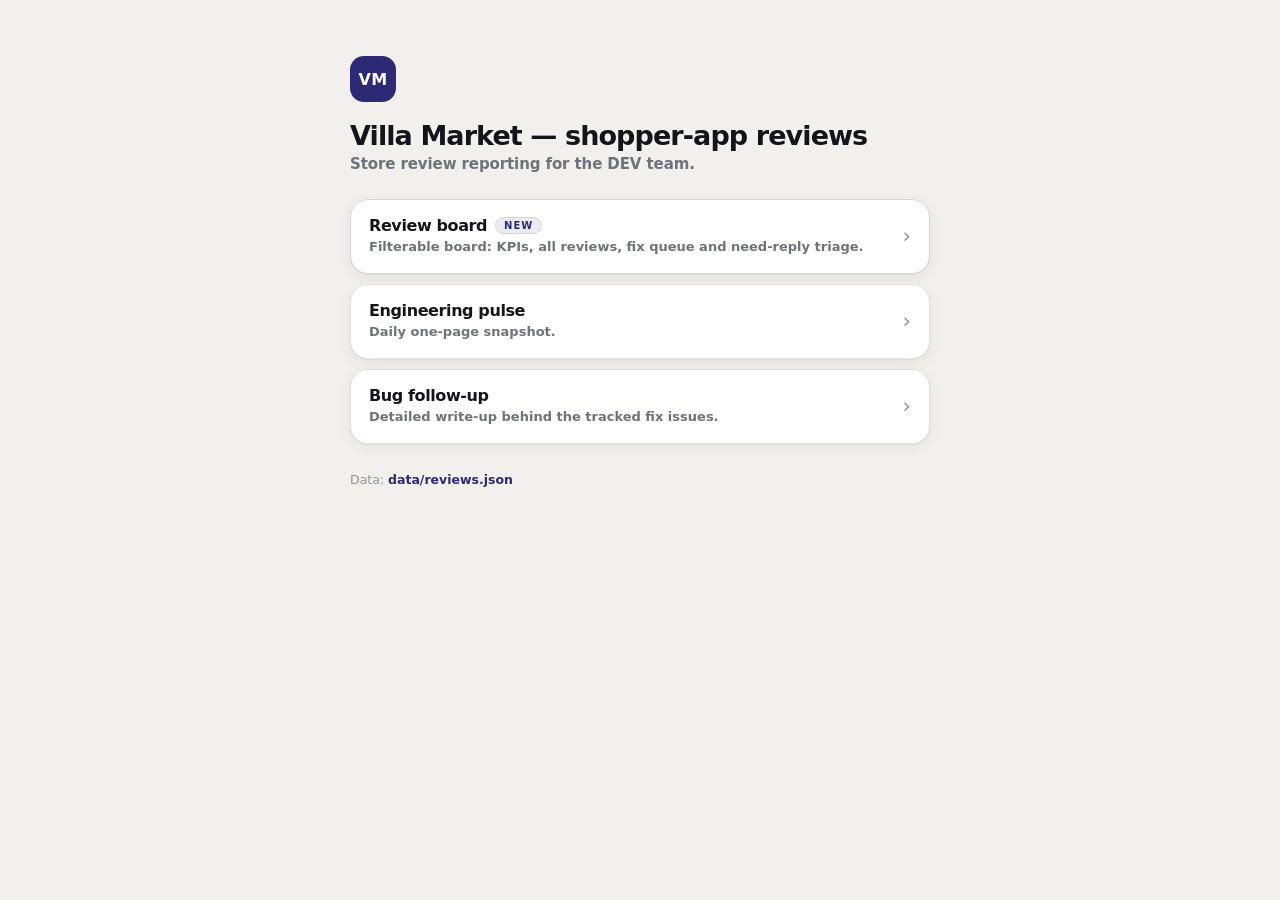
<file: index.html>
<!DOCTYPE html>
<html lang="en">
<head>
<meta charset="UTF-8">
<meta name="viewport" content="width=device-width, initial-scale=1">
<title>Villa Market — shopper-app reviews</title>
<link rel="canonical" href="board/">
<style>
  :root { --brand:#2c2a74; --ink:#14151a; --mute:#6f727a; --line:#e3e1dc; --paper:#fff; --canvas:#f1f0ec; }
  *{box-sizing:border-box} html,body{margin:0;padding:0}
  body{font-family:system-ui,-apple-system,"Segoe UI","Helvetica Neue",sans-serif;background:var(--canvas);color:var(--ink);-webkit-font-smoothing:antialiased}
  a{color:inherit;text-decoration:none}
  .wrap{max-width:620px;margin:0 auto;padding:56px 20px 64px}
  .mark{width:46px;height:46px;border-radius:14px;background:var(--brand);color:#fff;display:flex;align-items:center;justify-content:center;font-size:16px;font-weight:800;letter-spacing:.4px}
  h1{font-size:27px;font-weight:780;letter-spacing:-.9px;margin:18px 0 4px;line-height:1.15}
  p.sub{margin:0 0 26px;color:var(--mute);font-size:15px;font-weight:600;letter-spacing:-.1px}
  .card{display:flex;align-items:center;gap:14px;background:var(--paper);border:1px solid var(--line);border-radius:18px;padding:16px 18px;margin-bottom:10px;box-shadow:0 1px 1px rgba(20,21,26,.04),0 4px 14px rgba(20,21,26,.055)}
  .card:hover{border-color:#d5d3e6}
  .card .t{font-size:16px;font-weight:780;letter-spacing:-.4px}
  .card .d{font-size:13px;color:var(--mute);margin-top:3px;font-weight:600;line-height:1.45}
  .card .body{flex:1;min-width:0}
  .card .chev{color:#91949b;font-size:21px}
  .card.primary{border-color:#d5d3e6;background:#fff}
  .tagnew{display:inline-block;font-size:10px;font-weight:800;letter-spacing:1px;text-transform:uppercase;color:var(--brand);background:#ecebf4;border:1px solid #d5d3e6;border-radius:999px;padding:2px 8px;margin-left:8px;vertical-align:2px}
  .foot{margin-top:26px;font-size:12.5px;color:#91949b;line-height:1.6}
  .foot a{color:var(--brand);font-weight:700}
</style>
</head>
<body>
<div class="wrap">
  <div class="mark" aria-hidden="true">VM</div>
  <h1>Villa Market — shopper-app reviews</h1>
  <p class="sub">Store review reporting for the DEV team.</p>

  <a class="card primary" href="board/">
    <div class="body">
      <div class="t">Review board<span class="tagnew">New</span></div>
      <div class="d">Filterable board: KPIs, all reviews, fix queue and need-reply triage.</div>
    </div>
    <div class="chev" aria-hidden="true">›</div>
  </a>

  <a class="card" href="dashboard/">
    <div class="body">
      <div class="t">Engineering pulse</div>
      <div class="d">Daily one-page snapshot.</div>
    </div>
    <div class="chev" aria-hidden="true">›</div>
  </a>

  <a class="card" href="dashboard/bugs.html">
    <div class="body">
      <div class="t">Bug follow-up</div>
      <div class="d">Detailed write-up behind the tracked fix issues.</div>
    </div>
    <div class="chev" aria-hidden="true">›</div>
  </a>

  <p class="foot">Data: <a href="data/reviews.json">data/reviews.json</a></p>
</div>
</body>
</html>
</file>
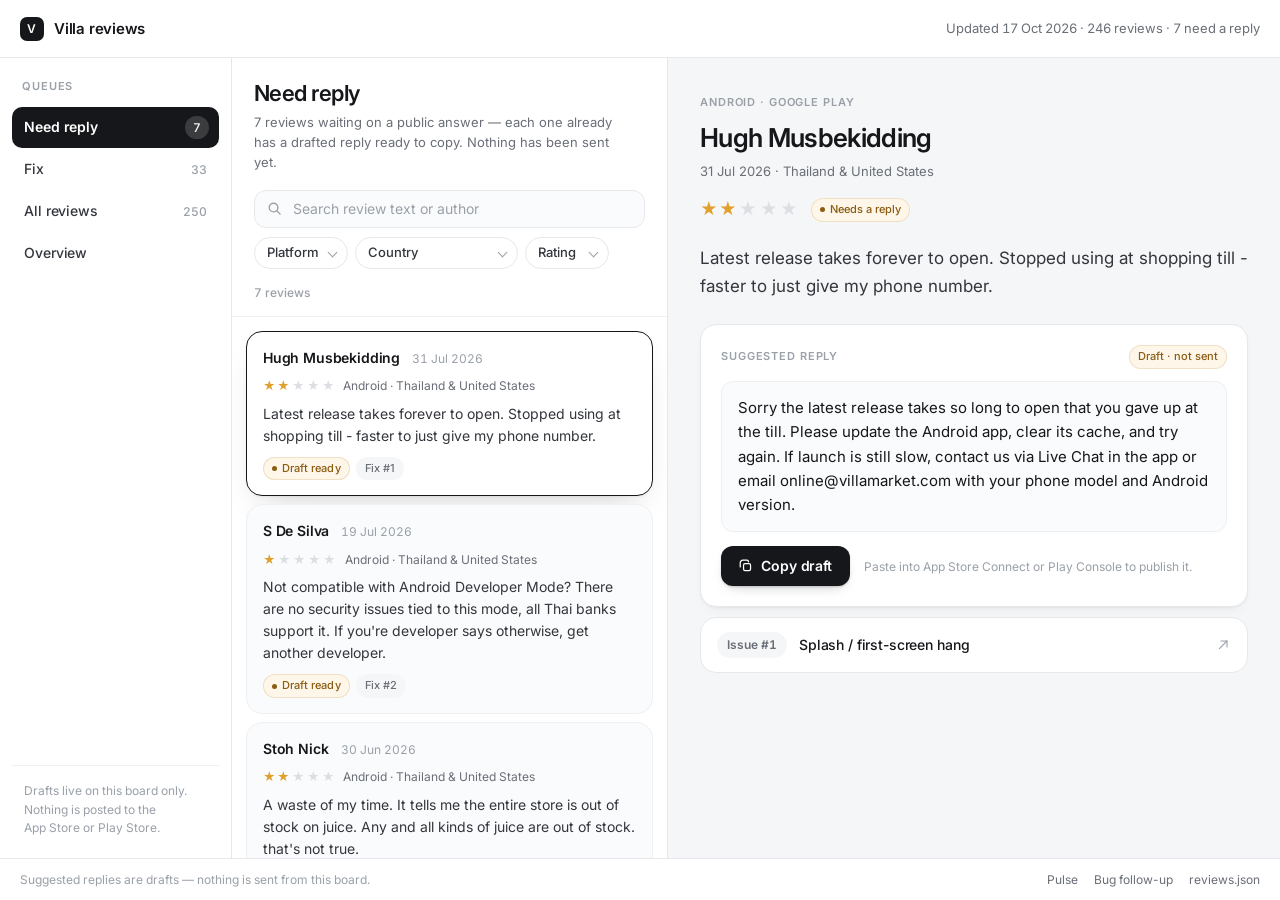
<file: board/index.html>
<!DOCTYPE html>
<html lang="en">
<head>
<meta charset="utf-8">
<meta name="viewport" content="width=device-width, initial-scale=1, viewport-fit=cover">
<title>Villa reviews — triage inbox</title>
<meta name="description" content="Villa Market shopper-app store reviews: reply queue, fix queue and the full review inbox.">
<meta name="color-scheme" content="light">
<link rel="preconnect" href="https://fonts.googleapis.com">
<link rel="preconnect" href="https://fonts.gstatic.com" crossorigin>
<link href="https://fonts.googleapis.com/css2?family=Inter:wght@400;500;600;700&display=swap" rel="stylesheet">
<link rel="stylesheet" href="board.css">
</head>
<body>
<a class="skip" href="#list">Skip to reviews</a>

<header class="hdr">
  <span class="mark" aria-hidden="true">V</span>
  <h1>Villa reviews</h1>
  <p class="hdr-meta" id="hdrMeta">Loading…</p>
</header>

<main class="app" id="app" data-queue="need-reply">

  <!-- LEFT: queues (horizontal segment scroller on mobile) -->
  <nav class="rail" id="rail" aria-label="Queues">
    <p class="rail-label">Queues</p>
    <button type="button" class="q" data-queue="need-reply" aria-current="page">
      <span>Need reply</span><span class="q-n" id="nNeed">–</span>
    </button>
    <button type="button" class="q" data-queue="fix">
      <span>Fix</span><span class="q-n" id="nFix">–</span>
    </button>
    <button type="button" class="q" data-queue="all">
      <span>All reviews</span><span class="q-n" id="nAll">–</span>
    </button>
    <button type="button" class="q" data-queue="overview">
      <span>Overview</span><span class="q-n q-n-none" aria-hidden="true"></span>
    </button>
    <p class="rail-foot">Drafts live on this board only. Nothing is posted to the App&nbsp;Store or Play&nbsp;Store.</p>
  </nav>

  <!-- CENTER: title + compact filters + full-text cards -->
  <section class="list-pane" aria-labelledby="listTitle">
    <div class="list-head">
      <h2 class="list-title" id="listTitle">Need reply</h2>
      <p class="list-sub" id="listSub">Loading reviews…</p>
      <div class="filters">
        <label class="search">
          <span class="sr">Search reviews</span>
          <svg viewBox="0 0 16 16" width="15" height="15" aria-hidden="true" focusable="false"><circle cx="7" cy="7" r="4.6" fill="none" stroke="currentColor" stroke-width="1.5"/><path d="M10.6 10.6 14 14" stroke="currentColor" stroke-width="1.5" stroke-linecap="round"/></svg>
          <input type="search" id="fSearch" placeholder="Search review text or author" autocomplete="off" spellcheck="false">
        </label>
        <div class="selects">
          <span class="sel"><label class="sr" for="fPlatform">Platform</label>
            <select id="fPlatform">
              <option value="all">Platform</option>
              <option value="ios">iOS</option>
              <option value="android">Android</option>
            </select>
          </span>
          <span class="sel"><label class="sr" for="fCountry">Country</label>
            <select id="fCountry"><option value="all">Country</option></select>
          </span>
          <span class="sel"><label class="sr" for="fStars">Rating</label>
            <select id="fStars">
              <option value="all">Rating</option>
              <option value="1">1 star</option>
              <option value="2">2 stars</option>
              <option value="3">3 stars</option>
              <option value="4">4 stars</option>
              <option value="5">5 stars</option>
            </select>
          </span>
        </div>
      </div>
      <div class="list-status">
        <p class="count" id="resultCount" aria-live="polite">—</p>
        <button type="button" class="linkbtn" id="clearFilters" hidden>Clear filters</button>
      </div>
    </div>
    <div class="list" id="list" tabindex="-1"></div>
  </section>

  <!-- RIGHT: detail (full-screen sheet on mobile) -->
  <section class="detail" id="detail" aria-label="Review detail">
    <div class="detail-bar">
      <button type="button" class="backbtn" id="backBtn">
        <svg viewBox="0 0 16 16" width="16" height="16" aria-hidden="true" focusable="false"><path d="M9.5 3 5 8l4.5 5" fill="none" stroke="currentColor" stroke-width="1.7" stroke-linecap="round" stroke-linejoin="round"/></svg>
        Back
      </button>
    </div>
    <div class="detail-body" id="detailBody"></div>
  </section>

  <!-- OVERVIEW -->
  <section class="overview" id="overview" aria-label="Overview" hidden></section>

</main>

<footer class="foot">
  <span id="footNote">Suggested replies are drafts — nothing is sent from this board.</span>
  <span class="foot-links">
    <a href="../dashboard/">Pulse</a>
    <a href="../dashboard/bugs.html">Bug follow-up</a>
    <a href="../data/reviews.json">reviews.json</a>
  </span>
</footer>

<div class="toast" id="toast" role="status" aria-live="polite"></div>

<script src="board.js"></script>
</body>
</html>
</file>
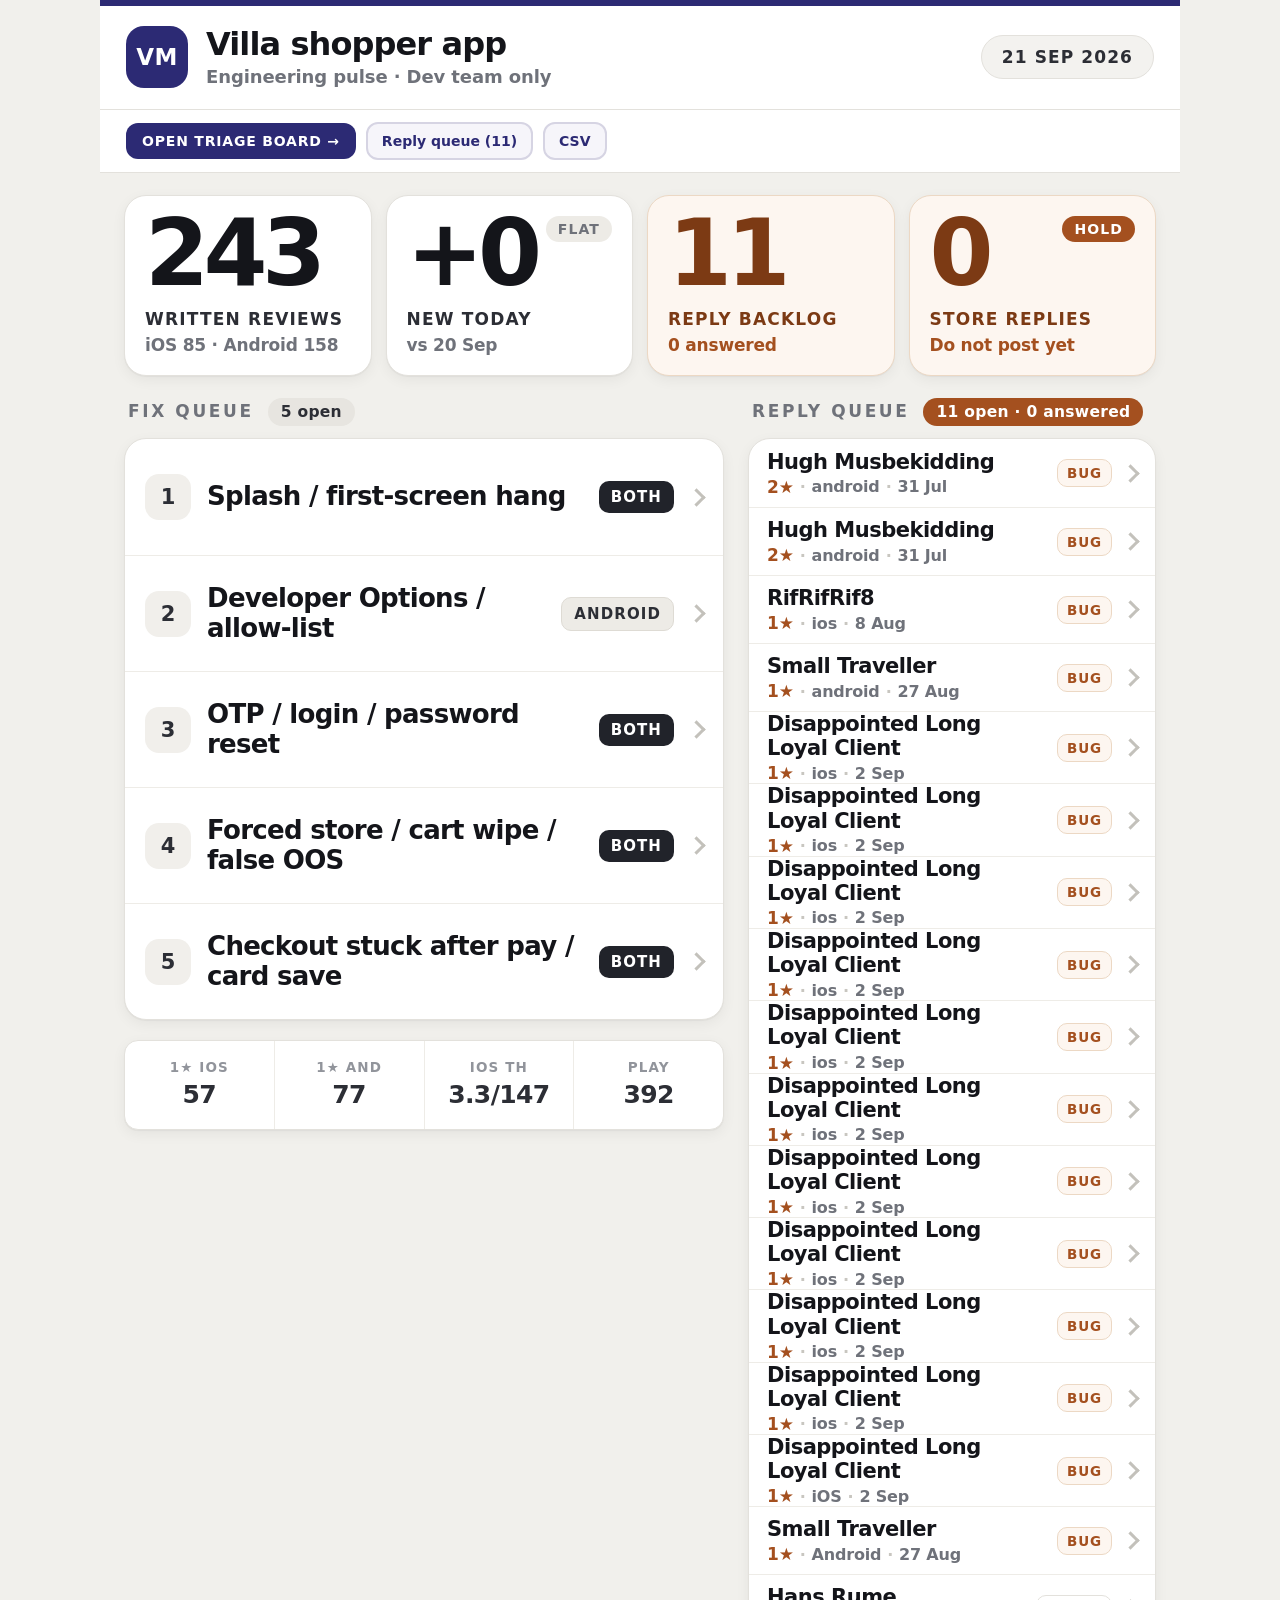
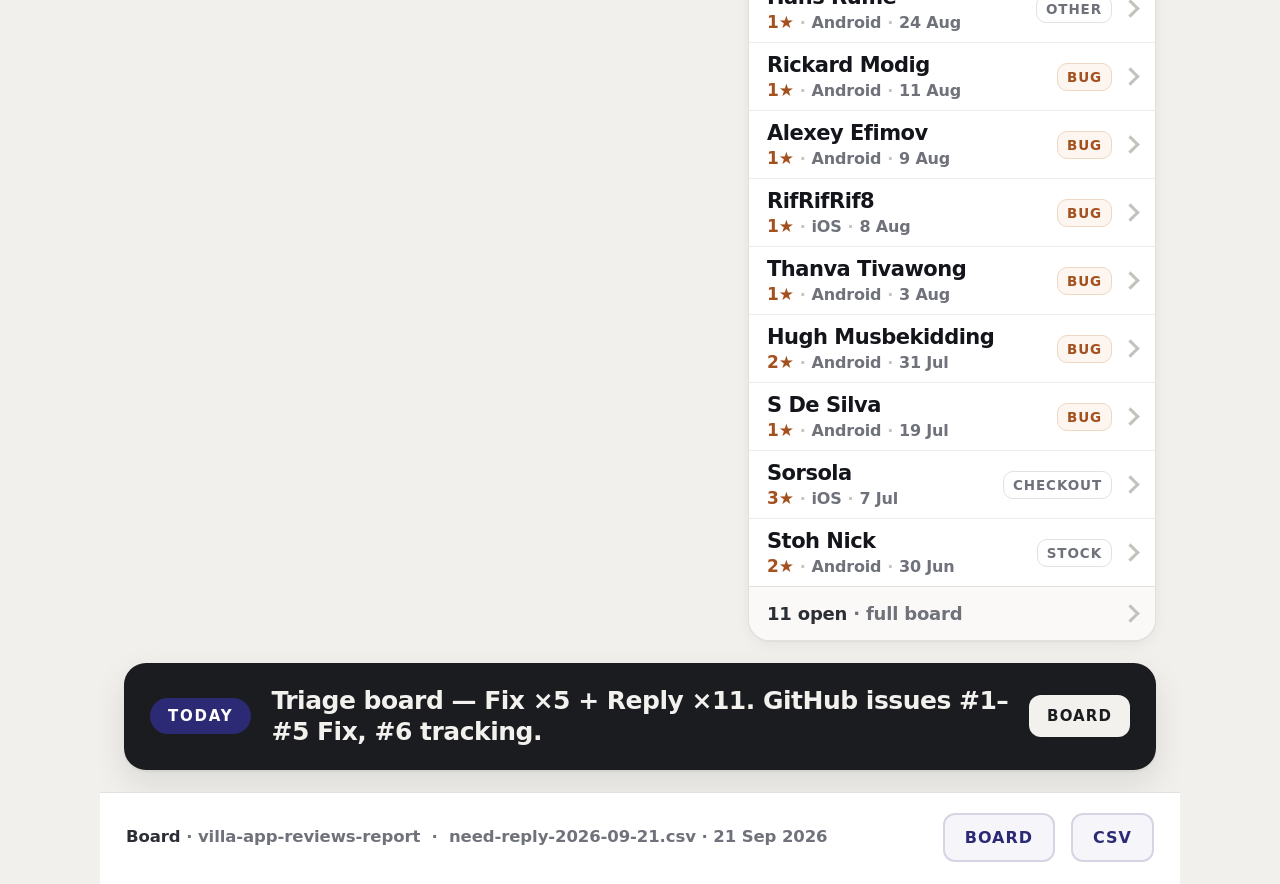
<file: dashboard/index.html>
<!DOCTYPE html>
<html lang="en">
<head>
<meta charset="UTF-8">
<meta name="viewport" content="width=1080, initial-scale=1">
<title>Villa Market — Engineering Pulse · 21 Sep 2026</title>
<style>
  :root {
    --brand:      #2c2a74;
    --ink:        #14151a;
    --ink-2:      #2c2e35;
    --mute:       #6f727a;
    --mute-2:     #91949b;
    --line:       #e3e1dc;
    --line-soft:  #eeece7;
    --paper:      #ffffff;
    --canvas:     #f1f0ec;
    --warn:       #a4501f;
    --warn-deep:  #7c3a14;
    --warn-bg:    #fdf6f0;
    --warn-line:  #ecd8c4;
    --r:          22px;
    --r-sm:       14px;
    --shadow:     0 1px 1px rgba(20,21,26,.04), 0 4px 14px rgba(20,21,26,.055);
    --shadow-up:  0 2px 2px rgba(20,21,26,.05), 0 14px 34px rgba(20,21,26,.10);
  }
  * { box-sizing: border-box; }
  html, body { margin: 0; padding: 0; }
  body {
    font-family: system-ui, -apple-system, "Segoe UI", "Helvetica Neue", sans-serif;
    background: var(--canvas);
    color: var(--ink);
    -webkit-font-smoothing: antialiased;
    text-rendering: optimizeLegibility;
  }
  a { text-decoration: none; color: inherit; }

  .page {
    width: 1080px;
    margin: 0 auto;
    background: var(--canvas);
    overflow: hidden;
  }

  /* ---------------- APP BAR ---------------- */
  .appbar {
    background: var(--paper);
    border-top: 6px solid var(--brand);
    border-bottom: 1px solid var(--line);
    padding: 20px 26px 21px;
    display: flex;
    align-items: center;
    gap: 18px;
  }
  .mark {
    width: 62px; height: 62px;
    border-radius: 18px;
    background: var(--brand);
    color: #fff;
    display: flex; align-items: center; justify-content: center;
    font-size: 23px; font-weight: 800; letter-spacing: .5px;
    flex-shrink: 0;
  }
  .apptitle { flex: 1; min-width: 0; }
  .apptitle .t1 {
    font-size: 32px; font-weight: 780; letter-spacing: -.9px;
    line-height: 1.1;
  }
  .apptitle .t2 {
    font-size: 18px; font-weight: 600; color: var(--mute);
    letter-spacing: -.1px; margin-top: 4px;
  }
  .datechip {
    flex-shrink: 0;
    font-size: 17px; font-weight: 800; letter-spacing: 1.1px;
    text-transform: uppercase;
    color: var(--ink-2);
    background: #f3f2ef;
    border: 1px solid var(--line);
    border-radius: 999px;
    padding: 11px 20px;
  }

  /* ---------------- SHELL ---------------- */
  .scroll { padding: 22px 24px 0; }

  .shead {
    display: flex; align-items: baseline; gap: 14px;
    margin: 0 4px 12px;
  }
  .shead h2 {
    margin: 0;
    font-size: 17px; font-weight: 800;
    letter-spacing: 2.6px; text-transform: uppercase;
    color: var(--mute);
  }
  .shead .n {
    font-size: 15.5px; font-weight: 800; letter-spacing: .3px;
    color: var(--ink-2);
    background: #e7e5e0;
    border-radius: 999px;
    padding: 5px 13px;
  }
  .shead .n.hot { color: #fff; background: var(--warn); }

  /* ---------------- KPI STRIP ---------------- */
  .kpis {
    display: grid;
    grid-template-columns: repeat(4, 1fr);
    gap: 14px;
  }
  .kpi {
    display: block;
    position: relative;
    background: var(--paper);
    border: 1px solid var(--line);
    border-radius: var(--r);
    box-shadow: var(--shadow);
    padding: 18px 20px 20px;
  }
  .bignum {
    font-size: 92px; font-weight: 800;
    letter-spacing: -5.5px; line-height: .86;
    font-variant-numeric: tabular-nums;
  }
  .klabel {
    margin-top: 16px;
    font-size: 17px; font-weight: 800;
    letter-spacing: 1.2px; text-transform: uppercase;
    color: var(--ink-2);
  }
  .ksub {
    font-size: 17px; font-weight: 550; color: var(--mute);
    margin-top: 6px; letter-spacing: -.2px;
  }
  .kpi.warn { background: var(--warn-bg); border-color: var(--warn-line); }
  .kpi.warn .bignum, .kpi.warn .klabel { color: var(--warn-deep); }
  .kpi.warn .ksub { color: var(--warn); }

  .flag {
    position: absolute; top: 20px; right: 20px;
    font-size: 14px; font-weight: 800; letter-spacing: 1.1px;
    text-transform: uppercase;
    color: #fff; background: var(--warn);
    border-radius: 999px; padding: 5px 12px;
  }
  .flag.flat { color: var(--mute); background: #edebe6; }

  /* ---------------- BODY COLUMNS ---------------- */
  .cols {
    margin-top: 22px;
    display: grid;
    grid-template-columns: 600px 1fr;
    gap: 24px;
    align-items: start;
  }

  .card {
    background: var(--paper);
    border: 1px solid var(--line);
    border-radius: var(--r);
    box-shadow: var(--shadow);
    overflow: hidden;
  }

  .row {
    display: flex; align-items: center; gap: 16px;
    padding: 0 20px;
    min-height: 116px;
    border-top: 1px solid var(--line-soft);
  }
  .row:first-child { border-top: 0; }

  .idx {
    flex-shrink: 0;
    width: 46px; height: 46px; border-radius: 14px;
    background: #f1efeb;
    color: var(--ink-2);
    display: flex; align-items: center; justify-content: center;
    font-size: 21px; font-weight: 800;
    font-variant-numeric: tabular-nums;
  }
  .row .main { flex: 1; min-width: 0; }
  .rtitle {
    font-size: 26px; font-weight: 700; letter-spacing: -.7px;
    line-height: 1.15;
  }
  .rmeta {
    font-size: 18px; font-weight: 550; color: var(--mute);
    margin-top: 5px; letter-spacing: -.2px;
    display: flex; align-items: center; gap: 8px;
  }
  .rmeta .dot { color: #c8c6c0; font-weight: 700; }
  .star { color: var(--warn); font-weight: 800; }

  .chev {
    flex-shrink: 0;
    width: 13px; height: 13px;
    border-right: 3.4px solid #c3c1bb;
    border-top: 3.4px solid #c3c1bb;
    transform: rotate(45deg);
  }

  .chip {
    display: inline-block;
    font-size: 15px; font-weight: 800; letter-spacing: 1.1px;
    text-transform: uppercase;
    border-radius: 10px; padding: 7px 12px;
    white-space: nowrap;
  }
  .chip-both { background: #21232a; color: #fff; }
  .chip-plat { background: #edebe6; color: var(--ink-2); border: 1px solid #dedbd4; }
  .chip-tag  { background: var(--paper); color: var(--mute); border: 1px solid var(--line); }
  .chip-tag.t-bug { color: var(--warn); border-color: var(--warn-line); background: var(--warn-bg); }

  /* reply rows sit tighter */
  .tight .row { min-height: 68px; padding: 0 18px; gap: 12px; }
  .tight .rtitle { font-size: 21px; letter-spacing: -.5px; }
  .tight .rmeta { font-size: 16px; margin-top: 3px; gap: 6px; }
  .tight .chip { font-size: 13.5px; padding: 5px 9px; letter-spacing: .9px; }
  .tight .star { font-size: 17px; }

  .listfoot {
    display: flex; align-items: center; gap: 12px;
    padding: 16px 18px;
    border-top: 1px solid var(--line);
    background: #faf9f7;
    font-size: 18px; font-weight: 650; color: var(--ink-2);
    letter-spacing: -.2px;
  }
  .listfoot .grow { flex: 1; }
  .listfoot .mutespan { color: var(--mute); font-weight: 550; }

  /* ---------------- SIGNAL STRIP ---------------- */
  .signals {
    margin-top: 20px;
    display: flex;
    background: var(--paper);
    border: 1px solid var(--line);
    border-radius: var(--r-sm);
    box-shadow: var(--shadow);
    overflow: hidden;
  }
  .signals div {
    flex: 1; padding: 18px 8px 20px; text-align: center;
    border-left: 1px solid var(--line-soft);
  }
  .signals div:first-child { border-left: 0; }
  .signals .mk {
    display: block;
    font-size: 13.5px; font-weight: 800; letter-spacing: 1.1px;
    text-transform: uppercase; color: var(--mute-2);
  }
  .signals .mv {
    display: block; margin-top: 5px;
    font-size: 25px; font-weight: 780; color: var(--ink-2);
    letter-spacing: -.6px; font-variant-numeric: tabular-nums;
  }

  /* ---------------- TODAY ---------------- */
  .today {
    margin-top: 22px;
    display: flex; align-items: center; gap: 20px;
    background: #1b1c20;
    border-radius: var(--r);
    padding: 22px 26px;
    box-shadow: var(--shadow-up);
  }
  .today .tk {
    flex-shrink: 0;
    font-size: 15px; font-weight: 800; letter-spacing: 1.8px;
    text-transform: uppercase;
    color: #fff; background: var(--brand);
    border-radius: 999px; padding: 9px 18px;
  }
  .today p {
    margin: 0; flex: 1;
    font-size: 25px; font-weight: 650; line-height: 1.25;
    color: #f2f1ee; letter-spacing: -.5px;
  }
  .today .go {
    flex-shrink: 0;
    font-size: 15px; font-weight: 800; letter-spacing: 1.1px;
    text-transform: uppercase;
    color: #1b1c20; background: #f2f1ee;
    border-radius: 12px; padding: 12px 18px;
  }

  /* ---------------- FOOTER ---------------- */
  .foot {
    margin-top: 22px;
    border-top: 1px solid var(--line);
    background: var(--paper);
    padding: 20px 26px 22px;
    display: flex; align-items: center; gap: 16px;
  }
  .foot .fl {
    flex: 1;
    font-size: 16.5px; font-weight: 600; color: var(--mute);
    line-height: 1.45; letter-spacing: -.1px;
  }
  .foot .fl b { color: var(--ink-2); font-weight: 750; }
  .btn {
    flex-shrink: 0;
    font-size: 16px; font-weight: 800; letter-spacing: 1px;
    text-transform: uppercase;
    color: var(--brand);
    border: 2px solid #d6d4e3;
    background: #f6f5fa;
    border-radius: 12px;
    padding: 13px 20px;
  }
</style>
</head>
<body>
<div class="page">

  <div class="appbar">
    <div class="mark">VM</div>
    <div class="apptitle">
      <div class="t1">Villa shopper app</div>
      <div class="t2">Engineering pulse · Dev team only</div>
    </div>
    <div class="datechip">21 Sep 2026</div>
  </div>

  <div style="background:#fff;border-bottom:1px solid #e3e1dc;padding:12px 26px;display:flex;gap:10px;flex-wrap:wrap;align-items:center">
    <a href="https://villa-market.github.io/villa-app-reviews-report/board/" style="font-size:14px;font-weight:800;letter-spacing:.8px;text-transform:uppercase;color:#fff;background:#2c2a74;border-radius:12px;padding:10px 16px;text-decoration:none">Open triage board →</a>
    <a href="https://villa-market.github.io/villa-app-reviews-report/board/" style="font-size:14px;font-weight:700;color:#2c2a74;background:#f6f5fa;border:2px solid #d6d4e3;border-radius:12px;padding:9px 14px;text-decoration:none">Reply queue (11)</a>
    <a href="need-reply-2026-09-21.csv" style="font-size:14px;font-weight:700;color:#2c2a74;background:#f6f5fa;border:2px solid #d6d4e3;border-radius:12px;padding:9px 14px;text-decoration:none">CSV</a>
  </div>

  <div class="scroll">

    <div class="kpis">
      <div class="kpi">
        <div class="bignum">243</div>
        <div class="klabel">Written reviews</div>
        <div class="ksub">iOS 85 · Android 158</div>
      </div>
      <div class="kpi">
        <span class="flag flat">Flat</span>
        <div class="bignum">+0</div>
        <div class="klabel">New today</div>
        <div class="ksub">vs 20 Sep</div>
      </div>
      <a class="kpi warn" href="need-reply-2026-09-21.csv">
        <div class="bignum">11</div>
        <div class="klabel">Reply backlog</div>
        <div class="ksub">0 answered</div>
      </a>
      <div class="kpi warn">
        <span class="flag">Hold</span>
        <div class="bignum">0</div>
        <div class="klabel">Store replies</div>
        <div class="ksub">Do not post yet</div>
      </div>
    </div>

    <div class="cols">
      <div>
        <div class="shead"><h2>Fix queue</h2><span class="n">5 open</span></div>
        <div class="card">

          <a class="row" href="https://github.com/villa-market/villa-app-reviews-report/issues/1">
            <div class="idx">1</div>
            <div class="main"><div class="rtitle">Splash / first-screen hang</div></div>
            <span class="chip chip-both">Both</span>
            <i class="chev"></i>
          </a>
          <a class="row" href="https://github.com/villa-market/villa-app-reviews-report/issues/2">
            <div class="idx">2</div>
            <div class="main"><div class="rtitle">Developer Options / allow-list</div></div>
            <span class="chip chip-plat">Android</span>
            <i class="chev"></i>
          </a>
          <a class="row" href="https://github.com/villa-market/villa-app-reviews-report/issues/3">
            <div class="idx">3</div>
            <div class="main"><div class="rtitle">OTP / login / password reset</div></div>
            <span class="chip chip-both">Both</span>
            <i class="chev"></i>
          </a>
          <a class="row" href="https://github.com/villa-market/villa-app-reviews-report/issues/4">
            <div class="idx">4</div>
            <div class="main"><div class="rtitle">Forced store / cart wipe / false OOS</div></div>
            <span class="chip chip-both">Both</span>
            <i class="chev"></i>
          </a>
          <a class="row" href="https://github.com/villa-market/villa-app-reviews-report/issues/5">
            <div class="idx">5</div>
            <div class="main"><div class="rtitle">Checkout stuck after pay / card save</div></div>
            <span class="chip chip-both">Both</span>
            <i class="chev"></i>
          </a>
        </div>
        <div class="signals">
          <div><span class="mk">1★ iOS</span><span class="mv">57</span></div>
          <div><span class="mk">1★ And</span><span class="mv">77</span></div>
          <div><span class="mk">iOS TH</span><span class="mv">3.3/147</span></div>
          <div><span class="mk">Play</span><span class="mv">392</span></div>
        </div>
      </div>
      <div>
        <div class="shead"><h2>Reply queue</h2><span class="n hot">11 open · 0 answered</span></div>
        <div class="card tight">

          <a class="row" href="need-reply-2026-09-21.csv">
            <div class="main">
              <div class="rtitle">Hugh Musbekidding</div>
              <div class="rmeta"><span class="star">2★</span><span class="dot">·</span>android<span class="dot">·</span>31 Jul</div>
            </div>
            <span class="chip chip-tag t-bug">bug</span>
            <i class="chev"></i>
          </a>
          <a class="row" href="need-reply-2026-09-21.csv">
            <div class="main">
              <div class="rtitle">Hugh Musbekidding</div>
              <div class="rmeta"><span class="star">2★</span><span class="dot">·</span>android<span class="dot">·</span>31 Jul</div>
            </div>
            <span class="chip chip-tag t-bug">bug</span>
            <i class="chev"></i>
          </a>
          <a class="row" href="need-reply-2026-09-21.csv">
            <div class="main">
              <div class="rtitle">RifRifRif8</div>
              <div class="rmeta"><span class="star">1★</span><span class="dot">·</span>ios<span class="dot">·</span>8 Aug</div>
            </div>
            <span class="chip chip-tag t-bug">bug</span>
            <i class="chev"></i>
          </a>
          <a class="row" href="need-reply-2026-09-21.csv">
            <div class="main">
              <div class="rtitle">Small Traveller</div>
              <div class="rmeta"><span class="star">1★</span><span class="dot">·</span>android<span class="dot">·</span>27 Aug</div>
            </div>
            <span class="chip chip-tag t-bug">bug</span>
            <i class="chev"></i>
          </a>
          <a class="row" href="need-reply-2026-09-21.csv">
            <div class="main">
              <div class="rtitle">Disappointed Long Loyal Client</div>
              <div class="rmeta"><span class="star">1★</span><span class="dot">·</span>ios<span class="dot">·</span>2 Sep</div>
            </div>
            <span class="chip chip-tag t-bug">bug</span>
            <i class="chev"></i>
          </a>
          <a class="row" href="need-reply-2026-09-21.csv">
            <div class="main">
              <div class="rtitle">Disappointed Long Loyal Client</div>
              <div class="rmeta"><span class="star">1★</span><span class="dot">·</span>ios<span class="dot">·</span>2 Sep</div>
            </div>
            <span class="chip chip-tag t-bug">bug</span>
            <i class="chev"></i>
          </a>
          <a class="row" href="need-reply-2026-09-21.csv">
            <div class="main">
              <div class="rtitle">Disappointed Long Loyal Client</div>
              <div class="rmeta"><span class="star">1★</span><span class="dot">·</span>ios<span class="dot">·</span>2 Sep</div>
            </div>
            <span class="chip chip-tag t-bug">bug</span>
            <i class="chev"></i>
          </a>
          <a class="row" href="need-reply-2026-09-21.csv">
            <div class="main">
              <div class="rtitle">Disappointed Long Loyal Client</div>
              <div class="rmeta"><span class="star">1★</span><span class="dot">·</span>ios<span class="dot">·</span>2 Sep</div>
            </div>
            <span class="chip chip-tag t-bug">bug</span>
            <i class="chev"></i>
          </a>
          <a class="row" href="need-reply-2026-09-21.csv">
            <div class="main">
              <div class="rtitle">Disappointed Long Loyal Client</div>
              <div class="rmeta"><span class="star">1★</span><span class="dot">·</span>ios<span class="dot">·</span>2 Sep</div>
            </div>
            <span class="chip chip-tag t-bug">bug</span>
            <i class="chev"></i>
          </a>
          <a class="row" href="need-reply-2026-09-21.csv">
            <div class="main">
              <div class="rtitle">Disappointed Long Loyal Client</div>
              <div class="rmeta"><span class="star">1★</span><span class="dot">·</span>ios<span class="dot">·</span>2 Sep</div>
            </div>
            <span class="chip chip-tag t-bug">bug</span>
            <i class="chev"></i>
          </a>
          <a class="row" href="need-reply-2026-09-21.csv">
            <div class="main">
              <div class="rtitle">Disappointed Long Loyal Client</div>
              <div class="rmeta"><span class="star">1★</span><span class="dot">·</span>ios<span class="dot">·</span>2 Sep</div>
            </div>
            <span class="chip chip-tag t-bug">bug</span>
            <i class="chev"></i>
          </a>
          <a class="row" href="need-reply-2026-09-21.csv">
            <div class="main">
              <div class="rtitle">Disappointed Long Loyal Client</div>
              <div class="rmeta"><span class="star">1★</span><span class="dot">·</span>ios<span class="dot">·</span>2 Sep</div>
            </div>
            <span class="chip chip-tag t-bug">bug</span>
            <i class="chev"></i>
          </a>
          <a class="row" href="need-reply-2026-09-21.csv">
            <div class="main">
              <div class="rtitle">Disappointed Long Loyal Client</div>
              <div class="rmeta"><span class="star">1★</span><span class="dot">·</span>ios<span class="dot">·</span>2 Sep</div>
            </div>
            <span class="chip chip-tag t-bug">bug</span>
            <i class="chev"></i>
          </a>
          <a class="row" href="need-reply-2026-09-21.csv">
            <div class="main">
              <div class="rtitle">Disappointed Long Loyal Client</div>
              <div class="rmeta"><span class="star">1★</span><span class="dot">·</span>ios<span class="dot">·</span>2 Sep</div>
            </div>
            <span class="chip chip-tag t-bug">bug</span>
            <i class="chev"></i>
          </a>
          <a class="row" href="need-reply-2026-09-21.csv">
            <div class="main">
              <div class="rtitle">Disappointed Long Loyal Client</div>
              <div class="rmeta"><span class="star">1★</span><span class="dot">·</span>iOS<span class="dot">·</span>2 Sep</div>
            </div>
            <span class="chip chip-tag t-bug">bug</span>
            <i class="chev"></i>
          </a>
          <a class="row" href="need-reply-2026-09-21.csv">
            <div class="main">
              <div class="rtitle">Small Traveller</div>
              <div class="rmeta"><span class="star">1★</span><span class="dot">·</span>Android<span class="dot">·</span>27 Aug</div>
            </div>
            <span class="chip chip-tag t-bug">bug</span>
            <i class="chev"></i>
          </a>
          <a class="row" href="need-reply-2026-09-21.csv">
            <div class="main">
              <div class="rtitle">Hans Rume</div>
              <div class="rmeta"><span class="star">1★</span><span class="dot">·</span>Android<span class="dot">·</span>24 Aug</div>
            </div>
            <span class="chip chip-tag">other</span>
            <i class="chev"></i>
          </a>
          <a class="row" href="need-reply-2026-09-21.csv">
            <div class="main">
              <div class="rtitle">Rickard Modig</div>
              <div class="rmeta"><span class="star">1★</span><span class="dot">·</span>Android<span class="dot">·</span>11 Aug</div>
            </div>
            <span class="chip chip-tag t-bug">bug</span>
            <i class="chev"></i>
          </a>
          <a class="row" href="need-reply-2026-09-21.csv">
            <div class="main">
              <div class="rtitle">Alexey Efimov</div>
              <div class="rmeta"><span class="star">1★</span><span class="dot">·</span>Android<span class="dot">·</span>9 Aug</div>
            </div>
            <span class="chip chip-tag t-bug">bug</span>
            <i class="chev"></i>
          </a>
          <a class="row" href="need-reply-2026-09-21.csv">
            <div class="main">
              <div class="rtitle">RifRifRif8</div>
              <div class="rmeta"><span class="star">1★</span><span class="dot">·</span>iOS<span class="dot">·</span>8 Aug</div>
            </div>
            <span class="chip chip-tag t-bug">bug</span>
            <i class="chev"></i>
          </a>
          <a class="row" href="need-reply-2026-09-21.csv">
            <div class="main">
              <div class="rtitle">Thanva Tivawong</div>
              <div class="rmeta"><span class="star">1★</span><span class="dot">·</span>Android<span class="dot">·</span>3 Aug</div>
            </div>
            <span class="chip chip-tag t-bug">bug</span>
            <i class="chev"></i>
          </a>
          <a class="row" href="need-reply-2026-09-21.csv">
            <div class="main">
              <div class="rtitle">Hugh Musbekidding</div>
              <div class="rmeta"><span class="star">2★</span><span class="dot">·</span>Android<span class="dot">·</span>31 Jul</div>
            </div>
            <span class="chip chip-tag t-bug">bug</span>
            <i class="chev"></i>
          </a>
          <a class="row" href="need-reply-2026-09-21.csv">
            <div class="main">
              <div class="rtitle">S De Silva</div>
              <div class="rmeta"><span class="star">1★</span><span class="dot">·</span>Android<span class="dot">·</span>19 Jul</div>
            </div>
            <span class="chip chip-tag t-bug">bug</span>
            <i class="chev"></i>
          </a>
          <a class="row" href="need-reply-2026-09-21.csv">
            <div class="main">
              <div class="rtitle">Sorsola</div>
              <div class="rmeta"><span class="star">3★</span><span class="dot">·</span>iOS<span class="dot">·</span>7 Jul</div>
            </div>
            <span class="chip chip-tag">checkout</span>
            <i class="chev"></i>
          </a>
          <a class="row" href="need-reply-2026-09-21.csv">
            <div class="main">
              <div class="rtitle">Stoh Nick</div>
              <div class="rmeta"><span class="star">2★</span><span class="dot">·</span>Android<span class="dot">·</span>30 Jun</div>
            </div>
            <span class="chip chip-tag">stock</span>
            <i class="chev"></i>
          </a>
          <a class="listfoot" href="https://villa-market.github.io/villa-app-reviews-report/board/">
            <span class="grow"><b>11 open</b> <span class="mutespan">· full board</span></span>
            <i class="chev"></i>
          </a>
        </div>
      </div>
    </div>

    <a class="today" href="https://villa-market.github.io/villa-app-reviews-report/board/" style="text-decoration:none;color:inherit">
      <span class="tk">Today</span>
      <p>Triage board — Fix ×5 + Reply ×11. GitHub issues #1–#5 Fix, #6 tracking.</p>
      <span class="go">Board</span>
    </a>

  </div>

  <div class="foot">
    <div class="fl"><b>Board</b> · villa-app-reviews-report &nbsp;·&nbsp; need-reply-2026-09-21.csv · 21 Sep 2026</div>
    <a class="btn" href="https://villa-market.github.io/villa-app-reviews-report/board/">Board</a>
    <a class="btn" href="need-reply-2026-09-21.csv">CSV</a>
  </div>

</div>
</body>
</html>
</file>
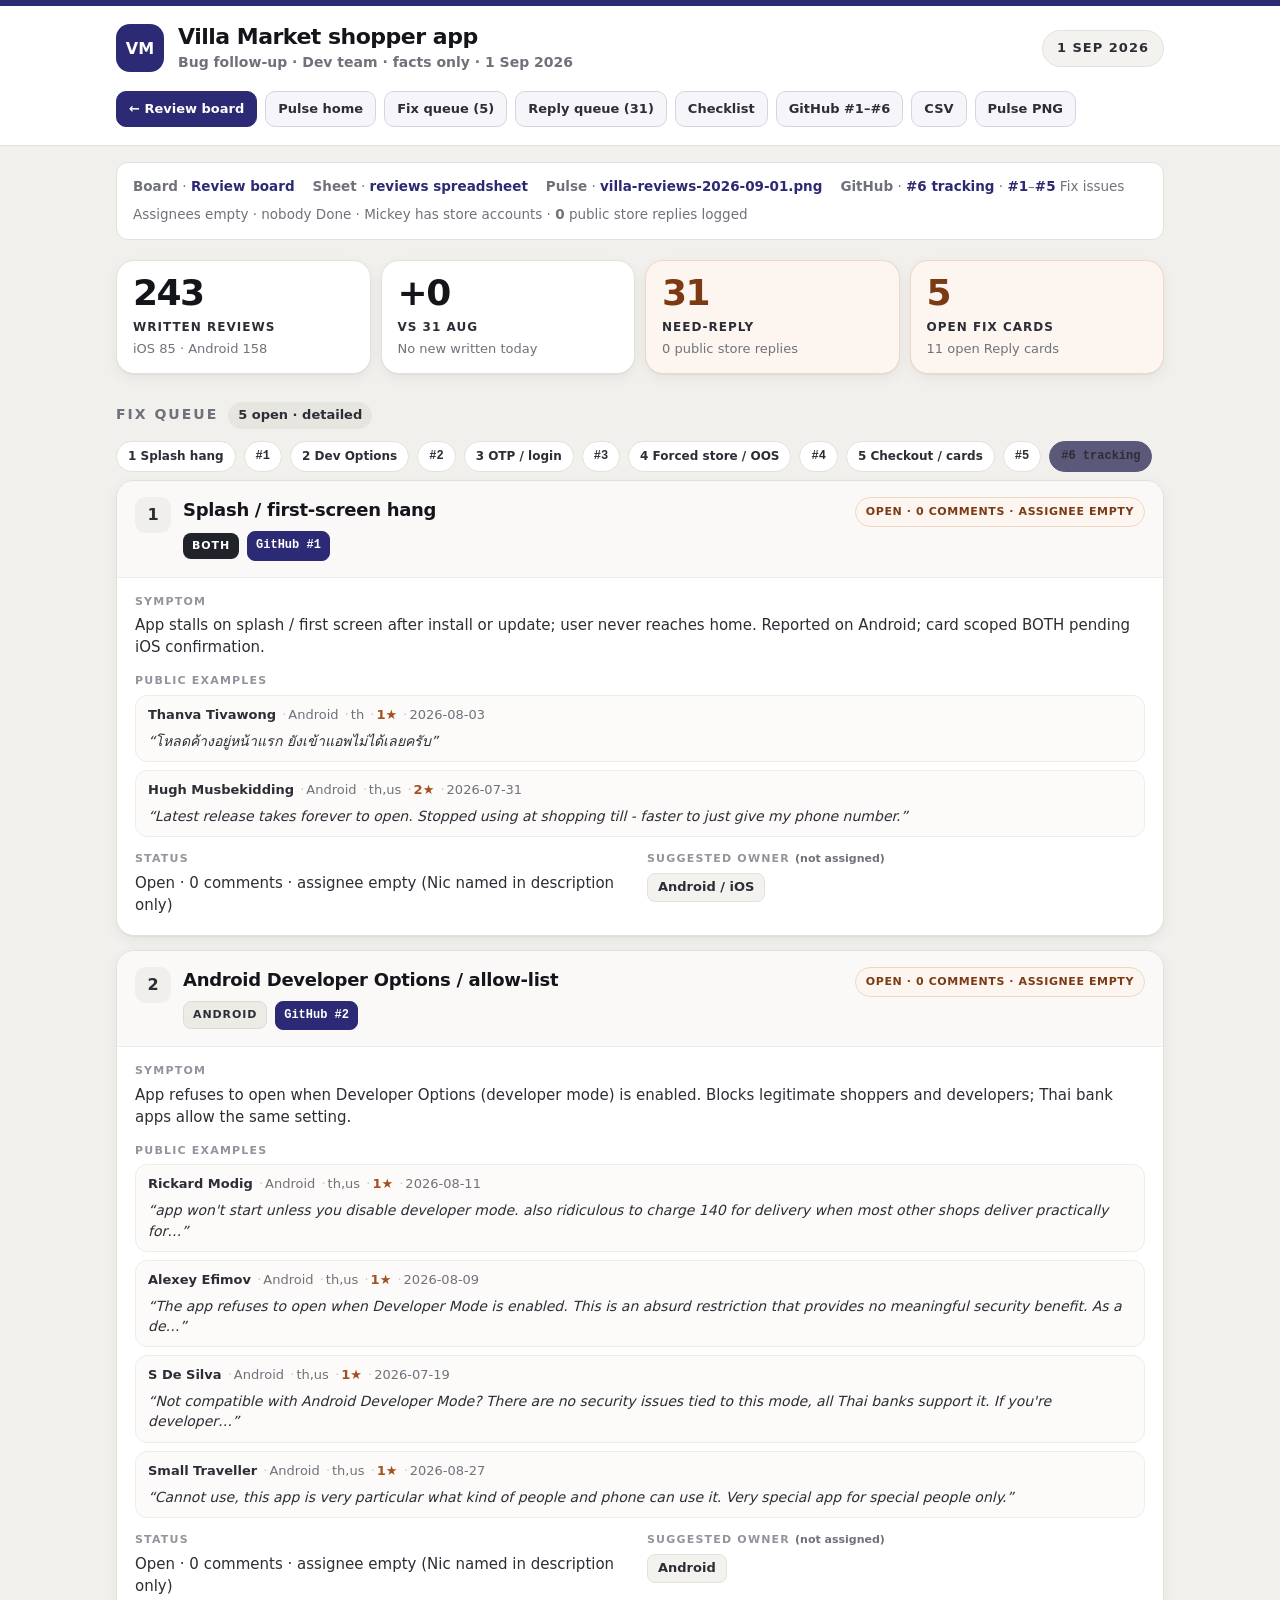
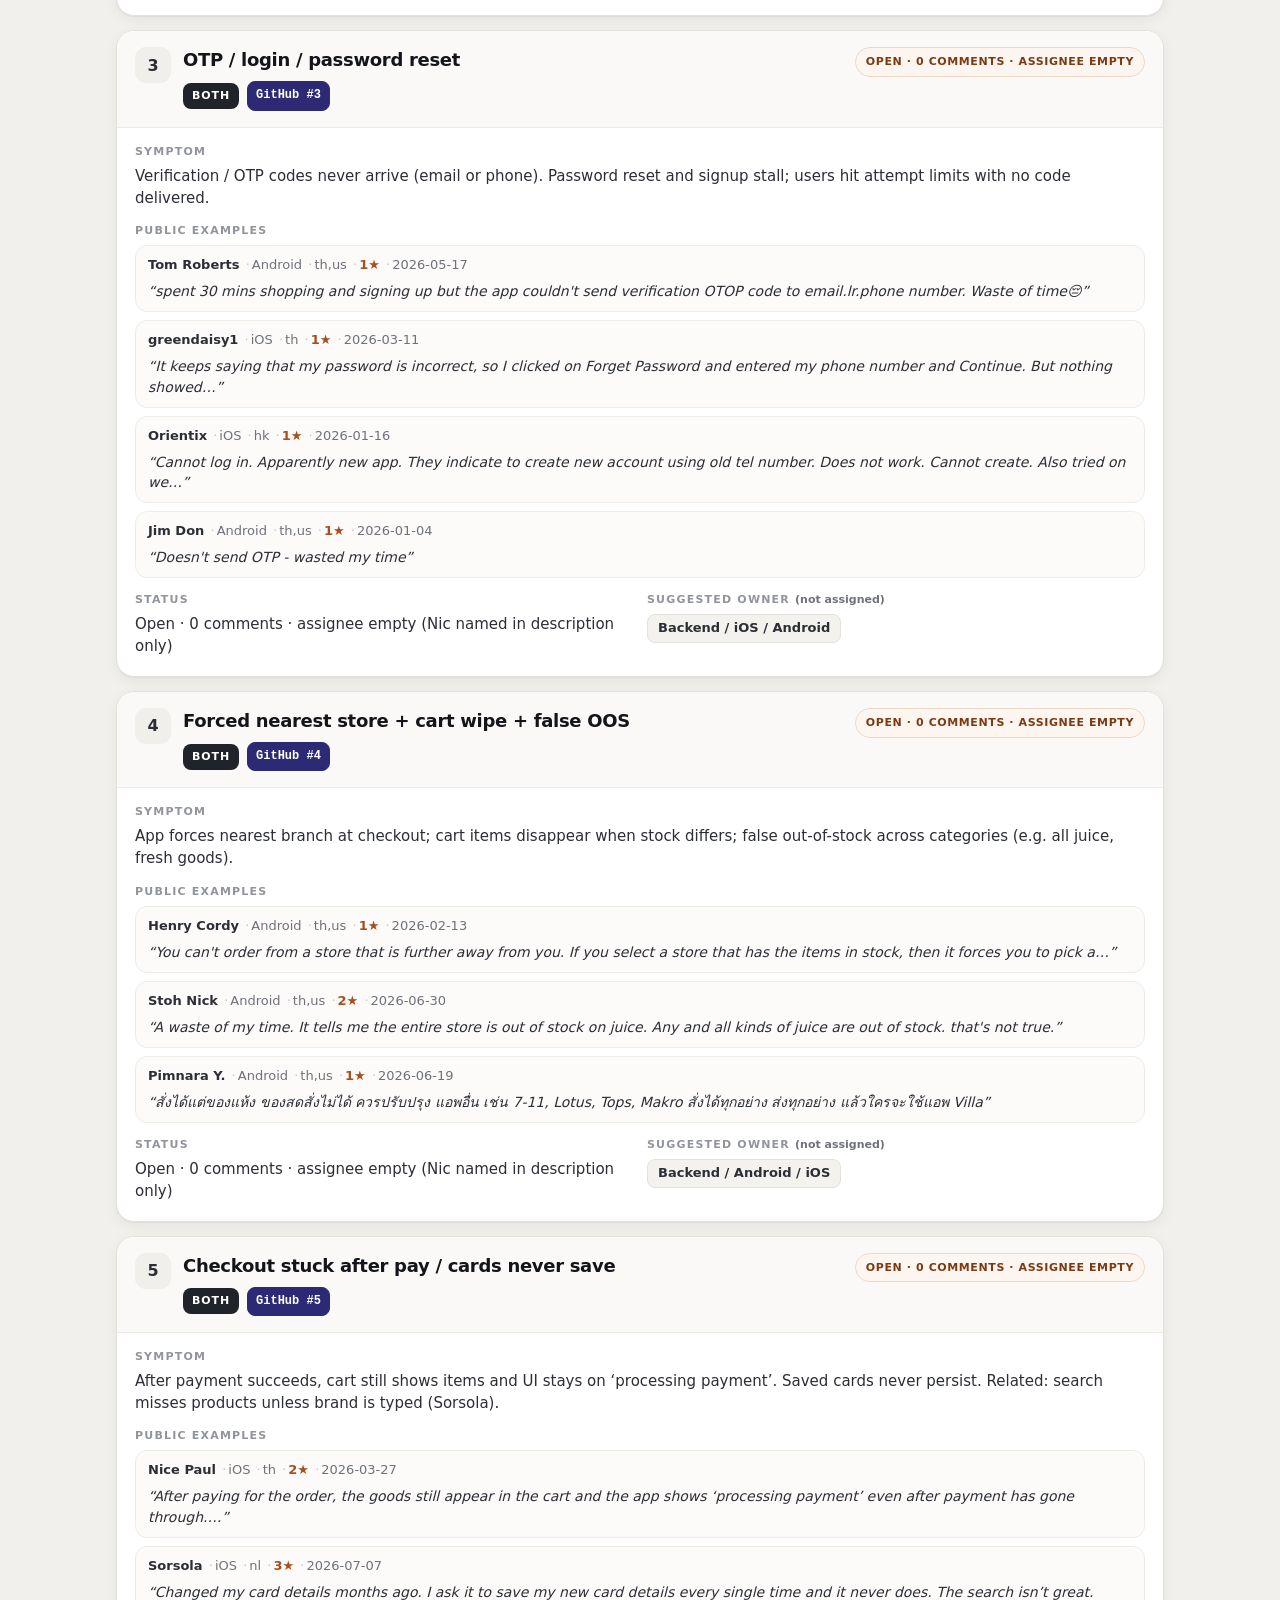
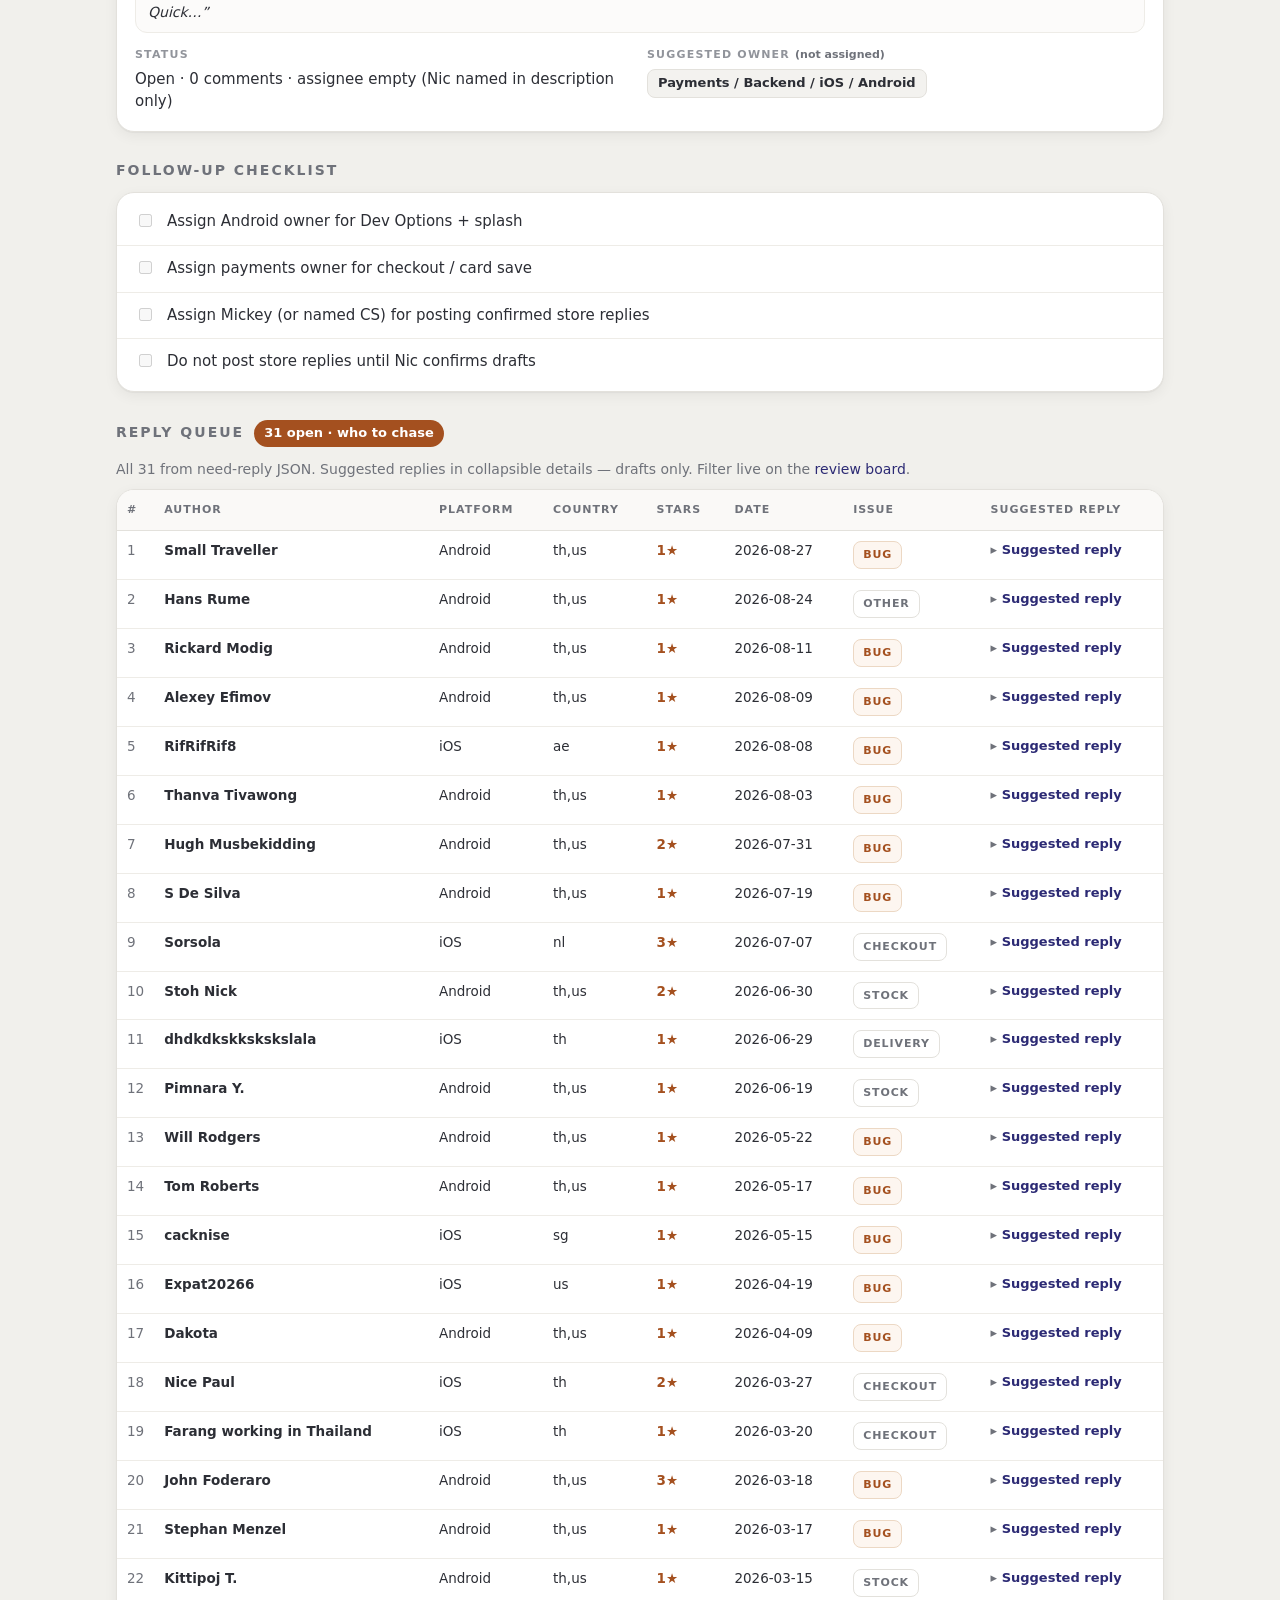
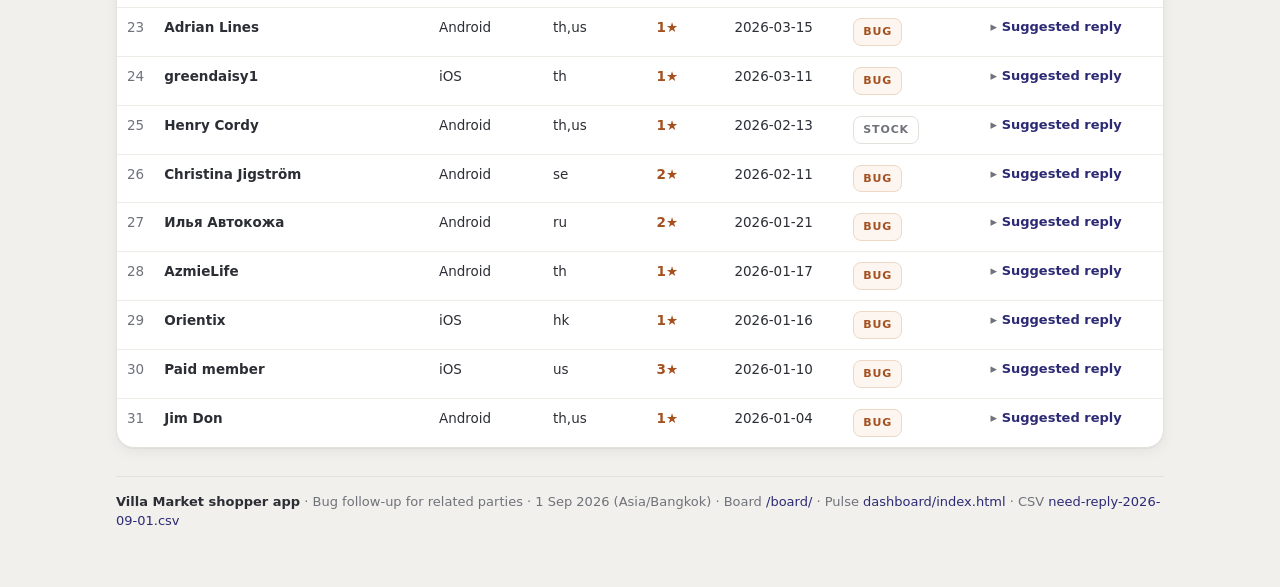
<file: dashboard/bugs.html>
<!DOCTYPE html>
<html lang="en">
<head>
<meta charset="UTF-8">
<meta name="viewport" content="width=device-width, initial-scale=1">
<title>Villa Market — Bug follow-up · 1 Sep 2026</title>
<style>
  :root {
    --brand:      #2c2a74;
    --ink:        #14151a;
    --ink-2:      #2c2e35;
    --mute:       #6f727a;
    --mute-2:     #91949b;
    --line:       #e3e1dc;
    --line-soft:  #eeece7;
    --paper:      #ffffff;
    --canvas:     #f1f0ec;
    --warn:       #a4501f;
    --warn-deep:  #7c3a14;
    --warn-bg:    #fdf6f0;
    --warn-line:  #ecd8c4;
    --r:          18px;
    --r-sm:       12px;
    --shadow:     0 1px 1px rgba(20,21,26,.04), 0 4px 14px rgba(20,21,26,.055);
  }
  * { box-sizing: border-box; }
  html, body { margin: 0; padding: 0; }
  body {
    font-family: system-ui, -apple-system, "Segoe UI", "Helvetica Neue", sans-serif;
    background: var(--canvas);
    color: var(--ink);
    -webkit-font-smoothing: antialiased;
    line-height: 1.45;
  }
  a { color: var(--brand); text-decoration: none; }
  a:hover { text-decoration: underline; }
  .wrap { max-width: 1080px; margin: 0 auto; padding: 0 16px 48px; }

  .appbar {
    background: var(--paper);
    border-top: 6px solid var(--brand);
    border-bottom: 1px solid var(--line);
    padding: 18px 0;
  }
  .appbar-inner {
    max-width: 1080px; margin: 0 auto; padding: 0 16px;
    display: flex; align-items: center; gap: 14px; flex-wrap: wrap;
  }
  .mark {
    width: 48px; height: 48px; border-radius: 14px;
    background: var(--brand); color: #fff;
    display: flex; align-items: center; justify-content: center;
    font-size: 16px; font-weight: 800; flex-shrink: 0;
  }
  .apptitle { flex: 1; min-width: 180px; }
  .apptitle .t1 { font-size: 22px; font-weight: 780; letter-spacing: -.5px; line-height: 1.15; }
  .apptitle .t2 { font-size: 14px; font-weight: 600; color: var(--mute); margin-top: 3px; }
  .datechip {
    font-size: 13px; font-weight: 800; letter-spacing: 1px; text-transform: uppercase;
    color: var(--ink-2); background: #f3f2ef; border: 1px solid var(--line);
    border-radius: 999px; padding: 8px 14px;
  }
  .nav {
    display: flex; flex-wrap: wrap; gap: 8px; margin-top: 14px;
  }
  .nav a {
    font-size: 13px; font-weight: 700;
    color: var(--ink-2); background: #f6f5fa;
    border: 1px solid #d6d4e3; border-radius: 10px;
    padding: 8px 12px; text-decoration: none;
  }
  .nav a.primary {
    background: var(--brand); color: #fff; border-color: var(--brand);
  }
  .nav a:hover { text-decoration: none; opacity: .92; }

  .kpis {
    display: grid; grid-template-columns: repeat(auto-fit, minmax(140px, 1fr));
    gap: 10px; margin: 20px 0 8px;
  }
  .kpi {
    background: var(--paper); border: 1px solid var(--line); border-radius: var(--r);
    box-shadow: var(--shadow); padding: 14px 16px;
  }
  .kpi.warn { background: var(--warn-bg); border-color: var(--warn-line); }
  .kpi .bn { font-size: 36px; font-weight: 800; letter-spacing: -1.5px; line-height: 1; font-variant-numeric: tabular-nums; }
  .kpi.warn .bn { color: var(--warn-deep); }
  .kpi .kl { margin-top: 8px; font-size: 12px; font-weight: 800; letter-spacing: 1px; text-transform: uppercase; color: var(--ink-2); }
  .kpi .ks { font-size: 13px; color: var(--mute); margin-top: 4px; }

  .shead {
    display: flex; align-items: baseline; gap: 10px; flex-wrap: wrap;
    margin: 28px 0 12px;
  }
  .shead h2 {
    margin: 0; font-size: 14px; font-weight: 800;
    letter-spacing: 2px; text-transform: uppercase; color: var(--mute);
  }
  .shead .n {
    font-size: 13px; font-weight: 800; color: var(--ink-2);
    background: #e7e5e0; border-radius: 999px; padding: 4px 10px;
  }
  .shead .n.hot { color: #fff; background: var(--warn); }

  .bug {
    background: var(--paper); border: 1px solid var(--line); border-radius: var(--r);
    box-shadow: var(--shadow); margin-bottom: 14px; overflow: hidden;
  }
  .bug-head {
    display: flex; align-items: flex-start; gap: 12px; flex-wrap: wrap;
    padding: 16px 18px; border-bottom: 1px solid var(--line-soft);
    background: #faf9f7;
  }
  .idx {
    width: 36px; height: 36px; border-radius: 11px; background: #f1efeb;
    color: var(--ink-2); display: flex; align-items: center; justify-content: center;
    font-size: 16px; font-weight: 800; flex-shrink: 0;
  }
  .bug-title-wrap { flex: 1; min-width: 200px; }
  .bug-title-wrap h3 { margin: 0; font-size: 18px; font-weight: 750; letter-spacing: -.3px; }
  .bug-sub { margin-top: 8px; display: flex; flex-wrap: wrap; gap: 8px; align-items: center; }
  .status-pill {
    font-size: 11px; font-weight: 800; letter-spacing: .6px; text-transform: uppercase;
    color: var(--warn-deep); background: var(--warn-bg); border: 1px solid var(--warn-line);
    border-radius: 999px; padding: 6px 10px; white-space: nowrap;
  }
  .bug-body { padding: 16px 18px 18px; }
  .field { margin-bottom: 14px; }
  .field:last-child { margin-bottom: 0; }
  .flab {
    font-size: 11px; font-weight: 800; letter-spacing: 1.2px; text-transform: uppercase;
    color: var(--mute-2); margin-bottom: 6px;
  }
  .flab .hint { font-weight: 600; letter-spacing: 0; text-transform: none; color: var(--mute); }
  .field p { margin: 0; font-size: 15px; color: var(--ink-2); }
  .row2 { display: grid; grid-template-columns: 1fr 1fr; gap: 14px; }
  @media (max-width: 700px) { .row2 { grid-template-columns: 1fr; } }

  .chip {
    display: inline-block; font-size: 11px; font-weight: 800; letter-spacing: .9px;
    text-transform: uppercase; border-radius: 8px; padding: 5px 9px; white-space: nowrap;
  }
  .chip-both { background: #21232a; color: #fff; }
  .chip-plat { background: #edebe6; color: var(--ink-2); border: 1px solid #dedbd4; }
  .chip-tag { background: var(--paper); color: var(--mute); border: 1px solid var(--line); }
  .chip-tag.t-bug { color: var(--warn); border-color: var(--warn-line); background: var(--warn-bg); }
  .ghlink {
    font-family: ui-monospace, SFMono-Regular, Menlo, Consolas, monospace;
    font-size: 12px; font-weight: 750; color: #fff;
    background: #2c2a74; border: 1px solid #2c2a74; border-radius: 8px;
    padding: 5px 8px; text-decoration: none;
  }
  .ghlink:hover { text-decoration: none; opacity: .92; }
  .ghlink.track { background: #5b587a; border-color: #5b587a; }
  .owner {
    display: inline-block; font-size: 13px; font-weight: 750;
    background: #f3f2ef; border: 1px solid var(--line); border-radius: 8px;
    padding: 4px 10px;
  }

  .ex {
    border: 1px solid var(--line-soft); border-radius: 12px;
    padding: 10px 12px; margin-bottom: 8px; background: #fcfbfa;
  }
  .ex:last-child { margin-bottom: 0; }
  .ex-meta { font-size: 13px; color: var(--mute); }
  .ex-meta strong { color: var(--ink-2); }
  .dot { color: #c8c6c0; margin: 0 2px; }
  .star { color: var(--warn); font-weight: 800; }
  blockquote {
    margin: 6px 0 0; padding: 0; font-size: 14px; color: var(--ink-2);
    font-style: italic; border: 0;
  }

  .checklist {
    background: var(--paper); border: 1px solid var(--line); border-radius: var(--r);
    box-shadow: var(--shadow); padding: 6px 0;
  }
  .checklist label {
    display: flex; align-items: flex-start; gap: 12px;
    padding: 12px 18px; border-top: 1px solid var(--line-soft);
    font-size: 15px; color: var(--ink-2); cursor: default;
  }
  .checklist label:first-child { border-top: 0; }
  .checklist input { margin-top: 3px; accent-color: var(--brand); }

  .table-wrap {
    background: var(--paper); border: 1px solid var(--line); border-radius: var(--r);
    box-shadow: var(--shadow); overflow: auto;
  }
  table {
    width: 100%; border-collapse: collapse; font-size: 13.5px; min-width: 900px;
  }
  th {
    text-align: left; padding: 12px 10px; background: #faf9f7;
    border-bottom: 1px solid var(--line); font-size: 11px; font-weight: 800;
    letter-spacing: 1px; text-transform: uppercase; color: var(--mute); white-space: nowrap;
  }
  td {
    padding: 10px; border-bottom: 1px solid var(--line-soft); vertical-align: top;
    color: var(--ink-2);
  }
  tr:last-child td { border-bottom: 0; }
  td.num { color: var(--mute); font-variant-numeric: tabular-nums; width: 28px; }
  td.nowrap { white-space: nowrap; }
  td.mono { font-family: ui-monospace, SFMono-Regular, Menlo, Consolas, monospace; font-size: 11.5px; }
  .mute { color: var(--mute-2); }

  details summary {
    cursor: pointer; font-weight: 700; color: var(--brand); font-size: 13px;
    list-style: none;
  }
  details summary::-webkit-details-marker { display: none; }
  details summary::before { content: "▸ "; color: var(--mute); }
  details[open] summary::before { content: "▾ "; }
  .draft {
    margin-top: 8px; padding: 10px 12px; background: #faf9f7;
    border: 1px solid var(--line-soft); border-radius: 10px;
  }
  .draft p { margin: 0 0 8px; font-size: 13.5px; }
  .draft p:last-child { margin-bottom: 0; }
  .warn-note {
    font-size: 12px !important; font-weight: 750; color: var(--warn-deep);
    text-transform: uppercase; letter-spacing: .4px;
  }
  .quote-src { color: var(--mute) !important; font-style: italic; }

  .links-bar {
    margin: 16px 0 0; padding: 14px 16px;
    background: var(--paper); border: 1px solid var(--line); border-radius: var(--r-sm);
    font-size: 13.5px; color: var(--mute); display: flex; flex-wrap: wrap; gap: 8px 18px;
  }
  .links-bar a { font-weight: 700; }

  .foot {
    margin-top: 28px; padding: 16px 0 8px; border-top: 1px solid var(--line);
    font-size: 13px; color: var(--mute);
  }
  .foot b { color: var(--ink-2); }

  .toc {
    display: flex; flex-wrap: wrap; gap: 8px; margin-bottom: 8px;
  }
  .toc a {
    font-size: 12px; font-weight: 700; color: var(--ink-2);
    background: var(--paper); border: 1px solid var(--line); border-radius: 999px;
    padding: 6px 11px; text-decoration: none;
  }
</style>
</head>
<body>

<header class="appbar">
  <div class="appbar-inner">
    <div class="mark">VM</div>
    <div class="apptitle">
      <div class="t1">Villa Market shopper app</div>
      <div class="t2">Bug follow-up · Dev team · facts only · 1 Sep 2026</div>
    </div>
    <div class="datechip">1 Sep 2026</div>
    <div class="nav" style="width:100%;margin-top:4px">
      <a class="primary" href="../board/">← Review board</a>
      <a href="index.html">Pulse home</a>
      <a href="#fix-queue">Fix queue (5)</a>
      <a href="#reply-queue">Reply queue (31)</a>
      <a href="#checklist">Checklist</a>
      <a href="https://github.com/villa-market/villa-app-reviews-report/issues/6" target="_blank" rel="noopener">GitHub #1–#6</a>
      <a href="need-reply-2026-09-01.csv">CSV</a>
      <a href="villa-reviews-2026-09-01.png" target="_blank" rel="noopener">Pulse PNG</a>
    </div>
  </div>
</header>

<div class="wrap">

  <div class="links-bar">
    <span><b>Board</b> · <a href="../board/">Review board</a></span>
    <span><b>Sheet</b> · <a href="https://docs.google.com/spreadsheets/d/1kJU2Yx8Usd4RlQbPcQHIhjN28pXeNTVVbmDfQWqiluM/edit" target="_blank" rel="noopener">reviews spreadsheet</a></span>
    <span><b>Pulse</b> · <a href="villa-reviews-2026-09-01.png">villa-reviews-2026-09-01.png</a></span>
    <span><b>GitHub</b> · <a href="https://github.com/villa-market/villa-app-reviews-report/issues/6" target="_blank" rel="noopener">#6 tracking</a> · <a href="https://github.com/villa-market/villa-app-reviews-report/issues/1" target="_blank" rel="noopener">#1</a>–<a href="https://github.com/villa-market/villa-app-reviews-report/issues/5" target="_blank" rel="noopener">#5</a> Fix issues</span>
    <span>Assignees empty · nobody Done · Mickey has store accounts · <b>0</b> public store replies logged</span>
  </div>

  <div class="kpis">
    <div class="kpi">
      <div class="bn">243</div>
      <div class="kl">Written reviews</div>
      <div class="ks">iOS 85 · Android 158</div>
    </div>
    <div class="kpi">
      <div class="bn">+0</div>
      <div class="kl">Vs 31 Aug</div>
      <div class="ks">No new written today</div>
    </div>
    <div class="kpi warn">
      <div class="bn">31</div>
      <div class="kl">Need-reply</div>
      <div class="ks">0 public store replies</div>
    </div>
    <div class="kpi warn">
      <div class="bn">5</div>
      <div class="kl">Open Fix cards</div>
      <div class="ks">11 open Reply cards</div>
    </div>
  </div>

  <!-- ================= FIX QUEUE ================= -->
  <div class="shead" id="fix-queue">
    <h2>Fix queue</h2>
    <span class="n">5 open · detailed</span>
  </div>
  <div class="toc">
    <a href="#fix-1">1 Splash hang</a>
    <a class="ghlink" href="https://github.com/villa-market/villa-app-reviews-report/issues/1" target="_blank" rel="noopener">#1</a>
    <a href="#fix-2">2 Dev Options</a>
    <a class="ghlink" href="https://github.com/villa-market/villa-app-reviews-report/issues/2" target="_blank" rel="noopener">#2</a>
    <a href="#fix-3">3 OTP / login</a>
    <a class="ghlink" href="https://github.com/villa-market/villa-app-reviews-report/issues/3" target="_blank" rel="noopener">#3</a>
    <a href="#fix-4">4 Forced store / OOS</a>
    <a class="ghlink" href="https://github.com/villa-market/villa-app-reviews-report/issues/4" target="_blank" rel="noopener">#4</a>
    <a href="#fix-5">5 Checkout / cards</a>
    <a class="ghlink" href="https://github.com/villa-market/villa-app-reviews-report/issues/5" target="_blank" rel="noopener">#5</a>
    <a class="ghlink track" href="https://github.com/villa-market/villa-app-reviews-report/issues/6" target="_blank" rel="noopener">#6 tracking</a>
  </div>
  
      <section class="bug" id="fix-1">
        <div class="bug-head">
          <div class="idx">1</div>
          <div class="bug-title-wrap">
            <h3>Splash / first-screen hang</h3>
            <div class="bug-sub">
              <span class="chip chip-both">BOTH</span>
              <a class="ghlink" href="https://github.com/villa-market/villa-app-reviews-report/issues/1" target="_blank" rel="noopener">GitHub #1</a>
            </div>
          </div>
          <span class="status-pill">Open · 0 comments · assignee empty</span>
        </div>
        <div class="bug-body">
          <div class="field">
            <div class="flab">Symptom</div>
            <p>App stalls on splash / first screen after install or update; user never reaches home. Reported on Android; card scoped BOTH pending iOS confirmation.</p>
          </div>
          <div class="field">
            <div class="flab">Public examples</div>
            <div class="exs">
            <div class="ex">
              <div class="ex-meta">
                <strong>Thanva Tivawong</strong>
                <span class="dot">·</span>Android
                <span class="dot">·</span>th
                <span class="dot">·</span><span class="star">1★</span>
                <span class="dot">·</span>2026-08-03
              </div>
              <blockquote>“โหลดค้างอยู่หน้าแรก ยังเข้าแอพไม่ได้เลยครับ”</blockquote>
            </div>
            <div class="ex">
              <div class="ex-meta">
                <strong>Hugh Musbekidding</strong>
                <span class="dot">·</span>Android
                <span class="dot">·</span>th,us
                <span class="dot">·</span><span class="star">2★</span>
                <span class="dot">·</span>2026-07-31
              </div>
              <blockquote>“Latest release takes forever to open. Stopped using at shopping till - faster to just give my phone number.”</blockquote>
            </div>
            </div>
          </div>
          <div class="field row2">
            <div>
              <div class="flab">Status</div>
              <p>Open · 0 comments · assignee empty (Nic named in description only)</p>
            </div>
            <div>
              <div class="flab">Suggested owner <span class="hint">(not assigned)</span></div>
              <p><span class="owner">Android / iOS</span></p>
            </div>
          </div>
        </div>
      </section>
      <section class="bug" id="fix-2">
        <div class="bug-head">
          <div class="idx">2</div>
          <div class="bug-title-wrap">
            <h3>Android Developer Options / allow-list</h3>
            <div class="bug-sub">
              <span class="chip chip-plat">ANDROID</span>
              <a class="ghlink" href="https://github.com/villa-market/villa-app-reviews-report/issues/2" target="_blank" rel="noopener">GitHub #2</a>
            </div>
          </div>
          <span class="status-pill">Open · 0 comments · assignee empty</span>
        </div>
        <div class="bug-body">
          <div class="field">
            <div class="flab">Symptom</div>
            <p>App refuses to open when Developer Options (developer mode) is enabled. Blocks legitimate shoppers and developers; Thai bank apps allow the same setting.</p>
          </div>
          <div class="field">
            <div class="flab">Public examples</div>
            <div class="exs">
            <div class="ex">
              <div class="ex-meta">
                <strong>Rickard Modig</strong>
                <span class="dot">·</span>Android
                <span class="dot">·</span>th,us
                <span class="dot">·</span><span class="star">1★</span>
                <span class="dot">·</span>2026-08-11
              </div>
              <blockquote>“app won&#x27;t start unless you disable developer mode. also ridiculous to charge 140 for delivery when most other shops deliver practically for…”</blockquote>
            </div>
            <div class="ex">
              <div class="ex-meta">
                <strong>Alexey Efimov</strong>
                <span class="dot">·</span>Android
                <span class="dot">·</span>th,us
                <span class="dot">·</span><span class="star">1★</span>
                <span class="dot">·</span>2026-08-09
              </div>
              <blockquote>“The app refuses to open when Developer Mode is enabled. This is an absurd restriction that provides no meaningful security benefit. As a de…”</blockquote>
            </div>
            <div class="ex">
              <div class="ex-meta">
                <strong>S De Silva</strong>
                <span class="dot">·</span>Android
                <span class="dot">·</span>th,us
                <span class="dot">·</span><span class="star">1★</span>
                <span class="dot">·</span>2026-07-19
              </div>
              <blockquote>“Not compatible with Android Developer Mode? There are no security issues tied to this mode, all Thai banks support it. If you&#x27;re developer…”</blockquote>
            </div>
            <div class="ex">
              <div class="ex-meta">
                <strong>Small Traveller</strong>
                <span class="dot">·</span>Android
                <span class="dot">·</span>th,us
                <span class="dot">·</span><span class="star">1★</span>
                <span class="dot">·</span>2026-08-27
              </div>
              <blockquote>“Cannot use, this app is very particular what kind of people and phone can use it. Very special app for special people only.”</blockquote>
            </div>
            </div>
          </div>
          <div class="field row2">
            <div>
              <div class="flab">Status</div>
              <p>Open · 0 comments · assignee empty (Nic named in description only)</p>
            </div>
            <div>
              <div class="flab">Suggested owner <span class="hint">(not assigned)</span></div>
              <p><span class="owner">Android</span></p>
            </div>
          </div>
        </div>
      </section>
      <section class="bug" id="fix-3">
        <div class="bug-head">
          <div class="idx">3</div>
          <div class="bug-title-wrap">
            <h3>OTP / login / password reset</h3>
            <div class="bug-sub">
              <span class="chip chip-both">BOTH</span>
              <a class="ghlink" href="https://github.com/villa-market/villa-app-reviews-report/issues/3" target="_blank" rel="noopener">GitHub #3</a>
            </div>
          </div>
          <span class="status-pill">Open · 0 comments · assignee empty</span>
        </div>
        <div class="bug-body">
          <div class="field">
            <div class="flab">Symptom</div>
            <p>Verification / OTP codes never arrive (email or phone). Password reset and signup stall; users hit attempt limits with no code delivered.</p>
          </div>
          <div class="field">
            <div class="flab">Public examples</div>
            <div class="exs">
            <div class="ex">
              <div class="ex-meta">
                <strong>Tom Roberts</strong>
                <span class="dot">·</span>Android
                <span class="dot">·</span>th,us
                <span class="dot">·</span><span class="star">1★</span>
                <span class="dot">·</span>2026-05-17
              </div>
              <blockquote>“spent 30 mins shopping and signing up but the app couldn&#x27;t send verification OTOP code to email.lr.phone number. Waste of time😔”</blockquote>
            </div>
            <div class="ex">
              <div class="ex-meta">
                <strong>greendaisy1</strong>
                <span class="dot">·</span>iOS
                <span class="dot">·</span>th
                <span class="dot">·</span><span class="star">1★</span>
                <span class="dot">·</span>2026-03-11
              </div>
              <blockquote>“It keeps saying that my password is incorrect, so I clicked on Forget Password and entered my phone number and Continue. But nothing showed…”</blockquote>
            </div>
            <div class="ex">
              <div class="ex-meta">
                <strong>Orientix</strong>
                <span class="dot">·</span>iOS
                <span class="dot">·</span>hk
                <span class="dot">·</span><span class="star">1★</span>
                <span class="dot">·</span>2026-01-16
              </div>
              <blockquote>“Cannot log in. Apparently new app. They indicate to create new account using old tel number. Does not work. Cannot create. Also tried on we…”</blockquote>
            </div>
            <div class="ex">
              <div class="ex-meta">
                <strong>Jim Don</strong>
                <span class="dot">·</span>Android
                <span class="dot">·</span>th,us
                <span class="dot">·</span><span class="star">1★</span>
                <span class="dot">·</span>2026-01-04
              </div>
              <blockquote>“Doesn&#x27;t send OTP - wasted my time”</blockquote>
            </div>
            </div>
          </div>
          <div class="field row2">
            <div>
              <div class="flab">Status</div>
              <p>Open · 0 comments · assignee empty (Nic named in description only)</p>
            </div>
            <div>
              <div class="flab">Suggested owner <span class="hint">(not assigned)</span></div>
              <p><span class="owner">Backend / iOS / Android</span></p>
            </div>
          </div>
        </div>
      </section>
      <section class="bug" id="fix-4">
        <div class="bug-head">
          <div class="idx">4</div>
          <div class="bug-title-wrap">
            <h3>Forced nearest store + cart wipe + false OOS</h3>
            <div class="bug-sub">
              <span class="chip chip-both">BOTH</span>
              <a class="ghlink" href="https://github.com/villa-market/villa-app-reviews-report/issues/4" target="_blank" rel="noopener">GitHub #4</a>
            </div>
          </div>
          <span class="status-pill">Open · 0 comments · assignee empty</span>
        </div>
        <div class="bug-body">
          <div class="field">
            <div class="flab">Symptom</div>
            <p>App forces nearest branch at checkout; cart items disappear when stock differs; false out-of-stock across categories (e.g. all juice, fresh goods).</p>
          </div>
          <div class="field">
            <div class="flab">Public examples</div>
            <div class="exs">
            <div class="ex">
              <div class="ex-meta">
                <strong>Henry Cordy</strong>
                <span class="dot">·</span>Android
                <span class="dot">·</span>th,us
                <span class="dot">·</span><span class="star">1★</span>
                <span class="dot">·</span>2026-02-13
              </div>
              <blockquote>“You can&#x27;t order from a store that is further away from you. If you select a store that has the items in stock, then it forces you to pick a…”</blockquote>
            </div>
            <div class="ex">
              <div class="ex-meta">
                <strong>Stoh Nick</strong>
                <span class="dot">·</span>Android
                <span class="dot">·</span>th,us
                <span class="dot">·</span><span class="star">2★</span>
                <span class="dot">·</span>2026-06-30
              </div>
              <blockquote>“A waste of my time. It tells me the entire store is out of stock on juice. Any and all kinds of juice are out of stock. that&#x27;s not true.”</blockquote>
            </div>
            <div class="ex">
              <div class="ex-meta">
                <strong>Pimnara Y.</strong>
                <span class="dot">·</span>Android
                <span class="dot">·</span>th,us
                <span class="dot">·</span><span class="star">1★</span>
                <span class="dot">·</span>2026-06-19
              </div>
              <blockquote>“สั่งได้แต่ของแห้ง ของสดสั่งไม่ได้ ควรปรับปรุง แอพอื่น เช่น 7-11, Lotus, Tops, Makro สั่งได้ทุกอย่าง ส่งทุกอย่าง แล้วใครจะใช้แอพ Villa”</blockquote>
            </div>
            </div>
          </div>
          <div class="field row2">
            <div>
              <div class="flab">Status</div>
              <p>Open · 0 comments · assignee empty (Nic named in description only)</p>
            </div>
            <div>
              <div class="flab">Suggested owner <span class="hint">(not assigned)</span></div>
              <p><span class="owner">Backend / Android / iOS</span></p>
            </div>
          </div>
        </div>
      </section>
      <section class="bug" id="fix-5">
        <div class="bug-head">
          <div class="idx">5</div>
          <div class="bug-title-wrap">
            <h3>Checkout stuck after pay / cards never save</h3>
            <div class="bug-sub">
              <span class="chip chip-both">BOTH</span>
              <a class="ghlink" href="https://github.com/villa-market/villa-app-reviews-report/issues/5" target="_blank" rel="noopener">GitHub #5</a>
            </div>
          </div>
          <span class="status-pill">Open · 0 comments · assignee empty</span>
        </div>
        <div class="bug-body">
          <div class="field">
            <div class="flab">Symptom</div>
            <p>After payment succeeds, cart still shows items and UI stays on ‘processing payment’. Saved cards never persist. Related: search misses products unless brand is typed (Sorsola).</p>
          </div>
          <div class="field">
            <div class="flab">Public examples</div>
            <div class="exs">
            <div class="ex">
              <div class="ex-meta">
                <strong>Nice Paul</strong>
                <span class="dot">·</span>iOS
                <span class="dot">·</span>th
                <span class="dot">·</span><span class="star">2★</span>
                <span class="dot">·</span>2026-03-27
              </div>
              <blockquote>“After paying for the order, the goods still appear in the cart and the app shows ‘processing payment’ even after payment has gone through.…”</blockquote>
            </div>
            <div class="ex">
              <div class="ex-meta">
                <strong>Sorsola</strong>
                <span class="dot">·</span>iOS
                <span class="dot">·</span>nl
                <span class="dot">·</span><span class="star">3★</span>
                <span class="dot">·</span>2026-07-07
              </div>
              <blockquote>“Changed my card details months ago. I ask it to save my new card details every single time and it never does. The search isn’t great. Quick…”</blockquote>
            </div>
            </div>
          </div>
          <div class="field row2">
            <div>
              <div class="flab">Status</div>
              <p>Open · 0 comments · assignee empty (Nic named in description only)</p>
            </div>
            <div>
              <div class="flab">Suggested owner <span class="hint">(not assigned)</span></div>
              <p><span class="owner">Payments / Backend / iOS / Android</span></p>
            </div>
          </div>
        </div>
      </section>

  <!-- ================= CHECKLIST ================= -->
  <div class="shead" id="checklist">
    <h2>Follow-up checklist</h2>
  </div>
  <div class="checklist">
    <label><input type="checkbox" disabled> Assign Android owner for Dev Options + splash</label>
    <label><input type="checkbox" disabled> Assign payments owner for checkout / card save</label>
    <label><input type="checkbox" disabled> Assign Mickey (or named CS) for posting confirmed store replies</label>
    <label><input type="checkbox" disabled> Do not post store replies until Nic confirms drafts</label>
  </div>

  <!-- ================= REPLY QUEUE ================= -->
  <div class="shead" id="reply-queue">
    <h2>Reply queue</h2>
    <span class="n hot">31 open · who to chase</span>
  </div>
  <p style="margin:0 0 10px;font-size:14px;color:var(--mute)">
    All 31 from need-reply JSON. Suggested replies in collapsible details — drafts only. Filter live on the <a href="../board/">review board</a>.
  </p>
  <div class="table-wrap">
    <table>
      <thead>
        <tr>
          <th>#</th>
          <th>Author</th>
          <th>Platform</th>
          <th>Country</th>
          <th>Stars</th>
          <th>Date</th>
          <th>Issue</th>
          <th>Suggested reply</th>
        </tr>
      </thead>
      <tbody>

        <tr>
          <td class="num">1</td>
          <td><strong>Small Traveller</strong></td>
          <td>Android</td>
          <td>th,us</td>
          <td class="star">1★</td>
          <td class="nowrap">2026-08-27</td>
          <td><span class="chip chip-tag t-bug">bug</span></td>
          <td>
            <details>
              <summary>Suggested reply</summary>
              <div class="draft">
                <p class="warn-note">Draft only — do not post until Nic confirms.</p>
                <p>Sorry the app wouldn&#x27;t open on your phone. We currently block some Android setups. That&#x27;s on us, not your device. Flagged for the app team.</p>
                <p class="quote-src">Review: “Cannot use, this app is very particular what kind of people and phone can use it. Very special app for special people only.”</p>
              </div>
            </details>
          </td>
        </tr>
        <tr>
          <td class="num">2</td>
          <td><strong>Hans Rume</strong></td>
          <td>Android</td>
          <td>th,us</td>
          <td class="star">1★</td>
          <td class="nowrap">2026-08-24</td>
          <td><span class="chip chip-tag ">other</span></td>
          <td>
            <details>
              <summary>Suggested reply</summary>
              <div class="draft">
                <p class="warn-note">Draft only — do not post until Nic confirms.</p>
                <p>Sorry the prices felt wrong. App prices should match the store. If an item was higher, send us the name and we&#x27;ll check — we don&#x27;t add a hidden markup.</p>
                <p class="quote-src">Review: “Prices for the largest donkeys. All products are several times more expensive than in other stores. Avoid this scaaaaaam.”</p>
              </div>
            </details>
          </td>
        </tr>
        <tr>
          <td class="num">3</td>
          <td><strong>Rickard Modig</strong></td>
          <td>Android</td>
          <td>th,us</td>
          <td class="star">1★</td>
          <td class="nowrap">2026-08-11</td>
          <td><span class="chip chip-tag t-bug">bug</span></td>
          <td>
            <details>
              <summary>Suggested reply</summary>
              <div class="draft">
                <p class="warn-note">Draft only — do not post until Nic confirms.</p>
                <p>Sorry the app blocks phones with Developer Options on. That&#x27;s a real limit on our side, not a security win — Thai bank apps allow it. We&#x27;ve sent it to the Android team.</p>
                <p class="quote-src">Review: “app won&#x27;t start unless you disable developer mode. also ridiculous to charge 140 for delivery when most other shops deliver practically for free. i could even schedule grab pickup myself for half that price.”</p>
              </div>
            </details>
          </td>
        </tr>
        <tr>
          <td class="num">4</td>
          <td><strong>Alexey Efimov</strong></td>
          <td>Android</td>
          <td>th,us</td>
          <td class="star">1★</td>
          <td class="nowrap">2026-08-09</td>
          <td><span class="chip chip-tag t-bug">bug</span></td>
          <td>
            <details>
              <summary>Suggested reply</summary>
              <div class="draft">
                <p class="warn-note">Draft only — do not post until Nic confirms.</p>
                <p>Sorry the app blocks phones with Developer Options on. That&#x27;s a real limit on our side, not a security win — Thai bank apps allow it. We&#x27;ve sent it to the Android team.</p>
                <p class="quote-src">Review: “The app refuses to open when Developer Mode is enabled. This is an absurd restriction that provides no meaningful security benefit. As a developer, I need Developer Mode enabled, and I should not have to disable it just…”</p>
              </div>
            </details>
          </td>
        </tr>
        <tr>
          <td class="num">5</td>
          <td><strong>RifRifRif8</strong></td>
          <td>iOS</td>
          <td>ae</td>
          <td class="star">1★</td>
          <td class="nowrap">2026-08-08</td>
          <td><span class="chip chip-tag t-bug">bug</span></td>
          <td>
            <details>
              <summary>Suggested reply</summary>
              <div class="draft">
                <p class="warn-note">Draft only — do not post until Nic confirms.</p>
                <p>Sorry the app is this broken — search, buttons, and updates failing is on us. We&#x27;ve passed your note to the app team.</p>
                <p class="quote-src">Review: “Despite the Villa market store and products are at top level, but their app is just pure disaster, i have never experienced anything worse as this app. It’s getting worse with every update, you can’t select properly, ca…”</p>
              </div>
            </details>
          </td>
        </tr>
        <tr>
          <td class="num">6</td>
          <td><strong>Thanva Tivawong</strong></td>
          <td>Android</td>
          <td>th,us</td>
          <td class="star">1★</td>
          <td class="nowrap">2026-08-03</td>
          <td><span class="chip chip-tag t-bug">bug</span></td>
          <td>
            <details>
              <summary>Suggested reply</summary>
              <div class="draft">
                <p class="warn-note">Draft only — do not post until Nic confirms.</p>
                <p>ขออภัยที่แอปค้างหน้าแรก เข้าใช้งานไม่ได้ เราได้รับเรื่องแล้วและส่งต่อให้ทีมแอป</p>
                <p class="quote-src">Review: “โหลดค้างอยู่หน้าแรก ยังเข้าแอพไม่ได้เลยครับ”</p>
              </div>
            </details>
          </td>
        </tr>
        <tr>
          <td class="num">7</td>
          <td><strong>Hugh Musbekidding</strong></td>
          <td>Android</td>
          <td>th,us</td>
          <td class="star">2★</td>
          <td class="nowrap">2026-07-31</td>
          <td><span class="chip chip-tag t-bug">bug</span></td>
          <td>
            <details>
              <summary>Suggested reply</summary>
              <div class="draft">
                <p class="warn-note">Draft only — do not post until Nic confirms.</p>
                <p>Sorry this went badly. We&#x27;ve read the review and sent it to the team that owns the issue. No public reply until we can be specific.</p>
                <p class="quote-src">Review: “Latest release takes forever to open. Stopped using at shopping till - faster to just give my phone number.”</p>
              </div>
            </details>
          </td>
        </tr>
        <tr>
          <td class="num">8</td>
          <td><strong>S De Silva</strong></td>
          <td>Android</td>
          <td>th,us</td>
          <td class="star">1★</td>
          <td class="nowrap">2026-07-19</td>
          <td><span class="chip chip-tag t-bug">bug</span></td>
          <td>
            <details>
              <summary>Suggested reply</summary>
              <div class="draft">
                <p class="warn-note">Draft only — do not post until Nic confirms.</p>
                <p>Sorry the app blocks phones with Developer Options on. That&#x27;s a real limit on our side, not a security win — Thai bank apps allow it. We&#x27;ve sent it to the Android team.</p>
                <p class="quote-src">Review: “Not compatible with Android Developer Mode? There are no security issues tied to this mode, all Thai banks support it. If you&#x27;re developer says otherwise, get another developer.”</p>
              </div>
            </details>
          </td>
        </tr>
        <tr>
          <td class="num">9</td>
          <td><strong>Sorsola</strong></td>
          <td>iOS</td>
          <td>nl</td>
          <td class="star">3★</td>
          <td class="nowrap">2026-07-07</td>
          <td><span class="chip chip-tag ">checkout</span></td>
          <td>
            <details>
              <summary>Suggested reply</summary>
              <div class="draft">
                <p class="warn-note">Draft only — do not post until Nic confirms.</p>
                <p>Sorry your card never saves and search misses products unless you type the brand. Both are known issues. We&#x27;ve sent them to the app team — no fake timeline.</p>
                <p class="quote-src">Review: “Changed my card details months ago. I ask it to save my new card details every single time and it never does. The search isn’t great. Quick example: I want to buy Mainland Tasty Cheese. I type in “cheese” and it doesn’t…”</p>
              </div>
            </details>
          </td>
        </tr>
        <tr>
          <td class="num">10</td>
          <td><strong>Stoh Nick</strong></td>
          <td>Android</td>
          <td>th,us</td>
          <td class="star">2★</td>
          <td class="nowrap">2026-06-30</td>
          <td><span class="chip chip-tag ">stock</span></td>
          <td>
            <details>
              <summary>Suggested reply</summary>
              <div class="draft">
                <p class="warn-note">Draft only — do not post until Nic confirms.</p>
                <p>Sorry the app showed items as out of stock or forced a store change. We&#x27;ve passed this to the app and inventory teams.</p>
                <p class="quote-src">Review: “A waste of my time. It tells me the entire store is out of stock on juice. Any and all kinds of juice are out of stock. that&#x27;s not true.”</p>
              </div>
            </details>
          </td>
        </tr>
        <tr>
          <td class="num">11</td>
          <td><strong>dhdkdkskkskskslala</strong></td>
          <td>iOS</td>
          <td>th</td>
          <td class="star">1★</td>
          <td class="nowrap">2026-06-29</td>
          <td><span class="chip chip-tag ">delivery</span></td>
          <td>
            <details>
              <summary>Suggested reply</summary>
              <div class="draft">
                <p class="warn-note">Draft only — do not post until Nic confirms.</p>
                <p>ขออภัยที่จัดส่งด่วนมาช้ากว่าที่สัญญา เราจะส่งต่อให้ทีมจัดส่ง</p>
                <p class="quote-src">Review: “สั่งไปหลายครั้งทำแบบเดิมทุกครั้งไม่คิดจะปรับปรับหน่อยหรอคะหน้าร้านบริการก้แย่เดลิเวอรี่ก้แย่ปรับปรุงแล้วคัดพนักงานหน่อยค่ะแล้วจัดส่งด่วนนี้มีไว้ทำไมคะด่วนกี่โมงบอกภายใน1ชมแต่คือกว่าจะได้2ชมกว่าถ้าแค่คิดว่าตัวเองมีของหลา…”</p>
              </div>
            </details>
          </td>
        </tr>
        <tr>
          <td class="num">12</td>
          <td><strong>Pimnara Y.</strong></td>
          <td>Android</td>
          <td>th,us</td>
          <td class="star">1★</td>
          <td class="nowrap">2026-06-19</td>
          <td><span class="chip chip-tag ">stock</span></td>
          <td>
            <details>
              <summary>Suggested reply</summary>
              <div class="draft">
                <p class="warn-note">Draft only — do not post until Nic confirms.</p>
                <p>ขออภัยที่สั่งของสดไม่ได้ เราทราบว่าแอปจำกัดบางหมวด กำลังส่งต่อให้ทีมแอปกับทีมสต็อก</p>
                <p class="quote-src">Review: “สั่งได้แต่ของแห้ง ของสดสั่งไม่ได้ ควรปรับปรุง แอพอื่น เช่น 7-11, Lotus, Tops, Makro สั่งได้ทุกอย่าง ส่งทุกอย่าง แล้วใครจะใช้แอพ Villa”</p>
              </div>
            </details>
          </td>
        </tr>
        <tr>
          <td class="num">13</td>
          <td><strong>Will Rodgers</strong></td>
          <td>Android</td>
          <td>th,us</td>
          <td class="star">1★</td>
          <td class="nowrap">2026-05-22</td>
          <td><span class="chip chip-tag t-bug">bug</span></td>
          <td>
            <details>
              <summary>Suggested reply</summary>
              <div class="draft">
                <p class="warn-note">Draft only — do not post until Nic confirms.</p>
                <p>Sorry this went badly. We&#x27;ve read the review and sent it to the team that owns the issue. No public reply until we can be specific.</p>
                <p class="quote-src">Review: “apps broken”</p>
              </div>
            </details>
          </td>
        </tr>
        <tr>
          <td class="num">14</td>
          <td><strong>Tom Roberts</strong></td>
          <td>Android</td>
          <td>th,us</td>
          <td class="star">1★</td>
          <td class="nowrap">2026-05-17</td>
          <td><span class="chip chip-tag t-bug">bug</span></td>
          <td>
            <details>
              <summary>Suggested reply</summary>
              <div class="draft">
                <p class="warn-note">Draft only — do not post until Nic confirms.</p>
                <p>Sorry the OTP or login flow failed. We know codes sometimes never arrive. Passed to the app team — no fake promise on timing.</p>
                <p class="quote-src">Review: “spent 30 mins shopping and signing up but the app couldn&#x27;t send verification OTOP code to email.lr.phone number. Waste of time😔”</p>
              </div>
            </details>
          </td>
        </tr>
        <tr>
          <td class="num">15</td>
          <td><strong>cacknise</strong></td>
          <td>iOS</td>
          <td>sg</td>
          <td class="star">1★</td>
          <td class="nowrap">2026-05-15</td>
          <td><span class="chip chip-tag t-bug">bug</span></td>
          <td>
            <details>
              <summary>Suggested reply</summary>
              <div class="draft">
                <p class="warn-note">Draft only — do not post until Nic confirms.</p>
                <p>Sorry this went badly. We&#x27;ve read the review and sent it to the team that owns the issue. No public reply until we can be specific.</p>
                <p class="quote-src">Review: “Latest update does not work at all!”</p>
              </div>
            </details>
          </td>
        </tr>
        <tr>
          <td class="num">16</td>
          <td><strong>Expat20266</strong></td>
          <td>iOS</td>
          <td>us</td>
          <td class="star">1★</td>
          <td class="nowrap">2026-04-19</td>
          <td><span class="chip chip-tag t-bug">bug</span></td>
          <td>
            <details>
              <summary>Suggested reply</summary>
              <div class="draft">
                <p class="warn-note">Draft only — do not post until Nic confirms.</p>
                <p>Sorry this went badly. We&#x27;ve read the review and sent it to the team that owns the issue. No public reply until we can be specific.</p>
                <p class="quote-src">Review: “The app constantly stops working. Don&#x27;t have this problem with Gourmet Market!”</p>
              </div>
            </details>
          </td>
        </tr>
        <tr>
          <td class="num">17</td>
          <td><strong>Dakota</strong></td>
          <td>Android</td>
          <td>th,us</td>
          <td class="star">1★</td>
          <td class="nowrap">2026-04-09</td>
          <td><span class="chip chip-tag t-bug">bug</span></td>
          <td>
            <details>
              <summary>Suggested reply</summary>
              <div class="draft">
                <p class="warn-note">Draft only — do not post until Nic confirms.</p>
                <p>Sorry this went badly. We&#x27;ve read the review and sent it to the team that owns the issue. No public reply until we can be specific.</p>
                <p class="quote-src">Review: “very low quality and performance app. everything else on my phone works perfectly fine but this app. don&#x27;t download it!”</p>
              </div>
            </details>
          </td>
        </tr>
        <tr>
          <td class="num">18</td>
          <td><strong>Nice Paul</strong></td>
          <td>iOS</td>
          <td>th</td>
          <td class="star">2★</td>
          <td class="nowrap">2026-03-27</td>
          <td><span class="chip chip-tag ">checkout</span></td>
          <td>
            <details>
              <summary>Suggested reply</summary>
              <div class="draft">
                <p class="warn-note">Draft only — do not post until Nic confirms.</p>
                <p>Sorry the cart still shows paid items and stays on processing payment. That&#x27;s a real checkout bug. We&#x27;ve sent it to the app/payments team.</p>
                <p class="quote-src">Review: “After paying for the order, the goods still appear in the cart and the app shows ‘processing payment’ even after payment has gone through. I’ve brought this to the attention of their customer service maybe a dozen times…”</p>
              </div>
            </details>
          </td>
        </tr>
        <tr>
          <td class="num">19</td>
          <td><strong>Farang working in Thailand</strong></td>
          <td>iOS</td>
          <td>th</td>
          <td class="star">1★</td>
          <td class="nowrap">2026-03-20</td>
          <td><span class="chip chip-tag ">checkout</span></td>
          <td>
            <details>
              <summary>Suggested reply</summary>
              <div class="draft">
                <p class="warn-note">Draft only — do not post until Nic confirms.</p>
                <p>Sorry delivery was late, expensive, or untracked. We&#x27;ve sent your note to the delivery team.</p>
                <p class="quote-src">Review: “Living in Bangkok and everyone told me to shop at Villa for western groceries. I thought, ok cool. Let’s try ordering delivery. Download the app. Doesn’t load. Open close open close. Finally opens. Select the location c…”</p>
              </div>
            </details>
          </td>
        </tr>
        <tr>
          <td class="num">20</td>
          <td><strong>John Foderaro</strong></td>
          <td>Android</td>
          <td>th,us</td>
          <td class="star">3★</td>
          <td class="nowrap">2026-03-18</td>
          <td><span class="chip chip-tag t-bug">bug</span></td>
          <td>
            <details>
              <summary>Suggested reply</summary>
              <div class="draft">
                <p class="warn-note">Draft only — do not post until Nic confirms.</p>
                <p>Sorry the OTP or login flow failed. We know codes sometimes never arrive. Passed to the app team — no fake promise on timing.</p>
                <p class="quote-src">Review: “otp working again. I still would like fingerprint authorization rather than pin authorization”</p>
              </div>
            </details>
          </td>
        </tr>
        <tr>
          <td class="num">21</td>
          <td><strong>Stephan Menzel</strong></td>
          <td>Android</td>
          <td>th,us</td>
          <td class="star">1★</td>
          <td class="nowrap">2026-03-17</td>
          <td><span class="chip chip-tag t-bug">bug</span></td>
          <td>
            <details>
              <summary>Suggested reply</summary>
              <div class="draft">
                <p class="warn-note">Draft only — do not post until Nic confirms.</p>
                <p>Sorry the app blocks phones with Developer Options on. That&#x27;s a real limit on our side, not a security win — Thai bank apps allow it. We&#x27;ve sent it to the Android team.</p>
                <p class="quote-src">Review: “Firstly, the app forced me to update to the latest version, only to show a message &quot;this application is incompatible with developer mode...&quot;. My phone is my property and I decide whether or not I need the developer mode…”</p>
              </div>
            </details>
          </td>
        </tr>
        <tr>
          <td class="num">22</td>
          <td><strong>Kittipoj T.</strong></td>
          <td>Android</td>
          <td>th,us</td>
          <td class="star">1★</td>
          <td class="nowrap">2026-03-15</td>
          <td><span class="chip chip-tag ">stock</span></td>
          <td>
            <details>
              <summary>Suggested reply</summary>
              <div class="draft">
                <p class="warn-note">Draft only — do not post until Nic confirms.</p>
                <p>Sorry the app forces the nearest store and can wipe the cart or show false out-of-stock. That&#x27;s a real bug. We&#x27;ve sent it to the app team.</p>
                <p class="quote-src">Review: “can&#x27;t select the brach that want order and when select the brach that the app force, the item is out of stock. So the villa supermarket can&#x27;t get the order”</p>
              </div>
            </details>
          </td>
        </tr>
        <tr>
          <td class="num">23</td>
          <td><strong>Adrian Lines</strong></td>
          <td>Android</td>
          <td>th,us</td>
          <td class="star">1★</td>
          <td class="nowrap">2026-03-15</td>
          <td><span class="chip chip-tag t-bug">bug</span></td>
          <td>
            <details>
              <summary>Suggested reply</summary>
              <div class="draft">
                <p class="warn-note">Draft only — do not post until Nic confirms.</p>
                <p>Sorry the app blocks phones with Developer Options on. That&#x27;s a real limit on our side, not a security win — Thai bank apps allow it. We&#x27;ve sent it to the Android team.</p>
                <p class="quote-src">Review: “Being told that I can&#x27;t have Developer Mode activated, what has this got to do with Villa Market? Uninstalled”</p>
              </div>
            </details>
          </td>
        </tr>
        <tr>
          <td class="num">24</td>
          <td><strong>greendaisy1</strong></td>
          <td>iOS</td>
          <td>th</td>
          <td class="star">1★</td>
          <td class="nowrap">2026-03-11</td>
          <td><span class="chip chip-tag t-bug">bug</span></td>
          <td>
            <details>
              <summary>Suggested reply</summary>
              <div class="draft">
                <p class="warn-note">Draft only — do not post until Nic confirms.</p>
                <p>Sorry the OTP or login flow failed. We know codes sometimes never arrive. Passed to the app team — no fake promise on timing.</p>
                <p class="quote-src">Review: “It keeps saying that my password is incorrect, so I clicked on Forget Password and entered my phone number and Continue. But nothing showed up, except when I clicked Continue three times, it said that I have exceeded th…”</p>
              </div>
            </details>
          </td>
        </tr>
        <tr>
          <td class="num">25</td>
          <td><strong>Henry Cordy</strong></td>
          <td>Android</td>
          <td>th,us</td>
          <td class="star">1★</td>
          <td class="nowrap">2026-02-13</td>
          <td><span class="chip chip-tag ">stock</span></td>
          <td>
            <details>
              <summary>Suggested reply</summary>
              <div class="draft">
                <p class="warn-note">Draft only — do not post until Nic confirms.</p>
                <p>Sorry the app forces the nearest store and can wipe the cart or show false out-of-stock. That&#x27;s a real bug. We&#x27;ve sent it to the app team.</p>
                <p class="quote-src">Review: “You can&#x27;t order from a store that is further away from you. If you select a store that has the items in stock, then it forces you to pick a different store at checkout, and you lose the items you wanted if they are out…”</p>
              </div>
            </details>
          </td>
        </tr>
        <tr>
          <td class="num">26</td>
          <td><strong>Christina Jigström</strong></td>
          <td>Android</td>
          <td>se</td>
          <td class="star">2★</td>
          <td class="nowrap">2026-02-11</td>
          <td><span class="chip chip-tag t-bug">bug</span></td>
          <td>
            <details>
              <summary>Suggested reply</summary>
              <div class="draft">
                <p class="warn-note">Draft only — do not post until Nic confirms.</p>
                <p>Sorry this went badly. We&#x27;ve read the review and sent it to the team that owns the issue. No public reply until we can be specific.</p>
                <p class="quote-src">Review: “går inte öppna”</p>
              </div>
            </details>
          </td>
        </tr>
        <tr>
          <td class="num">27</td>
          <td><strong>Илья Автокожа</strong></td>
          <td>Android</td>
          <td>ru</td>
          <td class="star">2★</td>
          <td class="nowrap">2026-01-21</td>
          <td><span class="chip chip-tag t-bug">bug</span></td>
          <td>
            <details>
              <summary>Suggested reply</summary>
              <div class="draft">
                <p class="warn-note">Draft only — do not post until Nic confirms.</p>
                <p>Sorry this went badly. We&#x27;ve read the review and sent it to the team that owns the issue. No public reply until we can be specific.</p>
                <p class="quote-src">Review: “no open ,don&#x27;t work! only white scrine!!!! Huawei mate x6”</p>
              </div>
            </details>
          </td>
        </tr>
        <tr>
          <td class="num">28</td>
          <td><strong>AzmieLife</strong></td>
          <td>Android</td>
          <td>th</td>
          <td class="star">1★</td>
          <td class="nowrap">2026-01-17</td>
          <td><span class="chip chip-tag t-bug">bug</span></td>
          <td>
            <details>
              <summary>Suggested reply</summary>
              <div class="draft">
                <p class="warn-note">Draft only — do not post until Nic confirms.</p>
                <p>ขออภัยสำหรับประสบการณ์ครั้งนี้ เราได้รับข้อความแล้วและจะส่งต่อให้ทีมที่เกี่ยวข้อง</p>
                <p class="quote-src">Review: “ติดต่อเจ้าหน้าที่ไม่ได้ ลงทะเบียนไม่ได้ สรุป ถอนการติดตั้ง”</p>
              </div>
            </details>
          </td>
        </tr>
        <tr>
          <td class="num">29</td>
          <td><strong>Orientix</strong></td>
          <td>iOS</td>
          <td>hk</td>
          <td class="star">1★</td>
          <td class="nowrap">2026-01-16</td>
          <td><span class="chip chip-tag t-bug">bug</span></td>
          <td>
            <details>
              <summary>Suggested reply</summary>
              <div class="draft">
                <p class="warn-note">Draft only — do not post until Nic confirms.</p>
                <p>Sorry the OTP or login flow failed. We know codes sometimes never arrive. Passed to the app team — no fake promise on timing.</p>
                <p class="quote-src">Review: “Cannot log in. Apparently new app. They indicate to create new account using old tel number. Does not work. Cannot create. Also tried on website. Only many error messages. Sent email, they don’t reply.”</p>
              </div>
            </details>
          </td>
        </tr>
        <tr>
          <td class="num">30</td>
          <td><strong>Paid member</strong></td>
          <td>iOS</td>
          <td>us</td>
          <td class="star">3★</td>
          <td class="nowrap">2026-01-10</td>
          <td><span class="chip chip-tag t-bug">bug</span></td>
          <td>
            <details>
              <summary>Suggested reply</summary>
              <div class="draft">
                <p class="warn-note">Draft only — do not post until Nic confirms.</p>
                <p>Sorry this went badly. We&#x27;ve read the review and sent it to the team that owns the issue. No public reply until we can be specific.</p>
                <p class="quote-src">Review: “Cannot complete wallet setup because app freezes and crashes”</p>
              </div>
            </details>
          </td>
        </tr>
        <tr>
          <td class="num">31</td>
          <td><strong>Jim Don</strong></td>
          <td>Android</td>
          <td>th,us</td>
          <td class="star">1★</td>
          <td class="nowrap">2026-01-04</td>
          <td><span class="chip chip-tag t-bug">bug</span></td>
          <td>
            <details>
              <summary>Suggested reply</summary>
              <div class="draft">
                <p class="warn-note">Draft only — do not post until Nic confirms.</p>
                <p>Sorry the OTP or login flow failed. We know codes sometimes never arrive. Passed to the app team — no fake promise on timing.</p>
                <p class="quote-src">Review: “Doesn&#x27;t send OTP - wasted my time”</p>
              </div>
            </details>
          </td>
        </tr>
      </tbody>
    </table>
  </div>

  <div class="foot">
    <b>Villa Market shopper app</b> · Bug follow-up for related parties · 1 Sep 2026 (Asia/Bangkok) ·
    Board <a href="../board/">/board/</a> · Pulse <a href="index.html">dashboard/index.html</a> ·
    CSV <a href="need-reply-2026-09-01.csv">need-reply-2026-09-01.csv</a>
  </div>
</div>
</body>
</html>
</file>
<file: board/board.css>
/* Villa reviews — triage inbox.
   Mobbin-flavoured product UI: white paper, soft gray canvas, charcoal ink,
   one warm accent for "needs reply". No purple, no beige admin panel.

   Type ladder (Inter, product UI): 11 · 12 · 13 · 14 · 15 · 17 · 22 · 26 · 32.
   Weights are Inter's real cuts only — 400 / 500 / 600 / 700 — so nothing
   snaps to a heavier instance than it was drawn for.

   Elevation ladder: flat (idle rows) → --lift (panels, hover) →
   --lift-2 (the selected card, the toast). Nothing else casts a shadow. */

:root {
  --ink:       #16171a;
  --ink-2:     #33363c;
  --mute:      #6a6e77;
  --mute-2:    #9aa0a8;

  --paper:     #ffffff;
  --canvas:    #f5f6f7;
  --sunk:      #fafbfc;
  --line:      #e6e8eb;
  --line-soft: #eef0f2;
  --line-hair: #edeff1;

  --amber:     #8a5b12;
  --amber-bg:  #fdf6e9;
  --amber-line:#f0e0c4;
  --star:      #e0a02b;

  --r-card: 16px;
  --r-ctl:  12px;
  --r-pill: 999px;

  --hdr: 58px;

  --lift:  0 1px 2px rgba(16,17,20,.04), 0 6px 16px -10px rgba(16,17,20,.14);
  --lift-2:0 1px 2px rgba(16,17,20,.05), 0 16px 32px -16px rgba(16,17,20,.22);
  --focus: 0 0 0 2px var(--paper), 0 0 0 4px var(--ink);

  --ease: cubic-bezier(.32, .72, 0, 1);
}

* { box-sizing: border-box; }
html, body { margin: 0; padding: 0; height: 100%; }
html { -webkit-text-size-adjust: 100%; }

body {
  font-family: Inter, ui-sans-serif, system-ui, -apple-system, "Segoe UI", Roboto, "Helvetica Neue", Arial, sans-serif;
  font-size: 15px;
  line-height: 1.6;
  color: var(--ink);
  background: var(--canvas);
  -webkit-font-smoothing: antialiased;
  display: flex;
  flex-direction: column;
}

h1, h2, h3, p { margin: 0; }
button, input, select { font: inherit; color: inherit; }
a { color: inherit; }

.sr {
  position: absolute; width: 1px; height: 1px; margin: -1px; padding: 0;
  overflow: hidden; clip: rect(0 0 0 0); white-space: nowrap; border: 0;
}
.skip {
  position: absolute; left: 14px; top: -60px; z-index: 60;
  background: var(--ink); color: #fff; padding: 10px 16px;
  border-radius: var(--r-ctl); text-decoration: none; font-size: 13px;
}
.skip:focus { top: 12px; }
:where(button, a, input, select, [tabindex]):focus-visible {
  outline: none; box-shadow: var(--focus); border-radius: var(--r-ctl);
}

/* ---------------------------------------------------------------- header */
.hdr {
  flex: 0 0 auto;
  height: var(--hdr);
  display: flex; align-items: center; gap: 10px;
  padding: 0 20px;
  background: var(--paper);
  border-bottom: 1px solid var(--line);
}
.mark {
  width: 24px; height: 24px; flex: 0 0 auto;
  display: grid; place-items: center;
  background: var(--ink); color: #fff;
  border-radius: 7px;
  font-size: 12px; font-weight: 600; letter-spacing: .01em;
}
.hdr h1 {
  font-size: 15px; font-weight: 600; letter-spacing: -.014em;
}
.hdr-meta {
  margin-left: auto;
  font-size: 13px; color: var(--mute);
  font-variant-numeric: tabular-nums;
}

/* ----------------------------------------------------------------- shell */
.app {
  flex: 1 1 auto;
  min-height: 0;
  display: grid;
  grid-template-columns: 232px minmax(380px, 436px) 1fr;
}
.app[data-queue="overview"] .rail { display: flex; }
.app[data-queue="overview"] .list-pane,
.app[data-queue="overview"] .detail { display: none; }

/* ------------------------------------------------------------------ rail */
.rail {
  display: flex; flex-direction: column; gap: 1px;
  padding: 20px 12px;
  background: var(--paper);
  border-right: 1px solid var(--line);
  overflow: auto;
}
.rail-label {
  font-size: 11px; font-weight: 600; letter-spacing: .08em;
  text-transform: uppercase; color: var(--mute-2);
  padding: 0 10px 10px;
}
.q {
  display: flex; align-items: center; gap: 10px;
  width: 100%; padding: 9px 10px 9px 12px;
  background: none; border: 0; border-radius: 10px;
  cursor: pointer; text-align: left;
  color: var(--ink-2); font-size: 14px; font-weight: 500;
  letter-spacing: -.006em;
  transition: background-color .14s ease, color .14s ease;
}
.q:hover { background: var(--canvas); color: var(--ink); }
.q[aria-current="page"] { background: var(--ink); color: #fff; font-weight: 600; }

/* Counts: a plain tabular number, so the rail reads as a list and not as a
   row of badges. Only "Need reply" — the queue you are meant to work —
   carries the amber pill. */
.q-n {
  margin-left: auto;
  font-size: 12px; font-weight: 500; color: var(--mute-2);
  border-radius: var(--r-pill); padding: 2px 2px;
  font-variant-numeric: tabular-nums;
}
.q[data-queue="need-reply"] .q-n {
  padding: 2px 8px; color: var(--amber);
  background: var(--amber-bg); box-shadow: inset 0 0 0 1px var(--amber-line);
}
.q:hover .q-n { color: var(--mute); }
.q[aria-current="page"] .q-n { color: rgba(255,255,255,.72); }
.q[aria-current="page"][data-queue="need-reply"] .q-n {
  color: #fff; background: rgba(255,255,255,.16); box-shadow: none;
}
.q-n-none { display: none; }
.rail-foot {
  margin-top: auto; padding: 16px 12px 0;
  font-size: 12px; line-height: 1.55; color: var(--mute-2);
  border-top: 1px solid var(--line-soft);
}

/* ------------------------------------------------------------- list pane */
.list-pane {
  display: flex; flex-direction: column; min-height: 0;
  background: var(--paper);
  border-right: 1px solid var(--line);
}
.list-head {
  flex: 0 0 auto;
  padding: 22px 22px 14px;
  border-bottom: 1px solid var(--line-soft);
}
.list-title {
  font-size: 22px; font-weight: 600; letter-spacing: -.024em; line-height: 1.22;
}
.list-sub {
  margin-top: 5px; max-width: 46ch;
  font-size: 13px; color: var(--mute); line-height: 1.54;
}
.filters { display: flex; flex-direction: column; gap: 9px; margin-top: 18px; }
.search {
  display: flex; align-items: center; gap: 9px;
  border: 1px solid var(--line); border-radius: var(--r-ctl);
  background: var(--sunk); color: var(--mute-2);
  padding: 0 12px; height: 38px;
  transition: border-color .14s ease, background-color .14s ease;
}
.search:hover { border-color: #dcdfe4; }
.search:focus-within { border-color: var(--ink); background: var(--paper); color: var(--ink); }
.search input {
  flex: 1 1 auto; min-width: 0; border: 0; background: none; outline: none;
  font-size: 14px; color: var(--ink);
}
.search input::placeholder { color: var(--mute-2); }
.selects { display: flex; flex-wrap: wrap; gap: 7px; }
.sel { position: relative; display: inline-flex; }
.sel::after {
  content: ""; position: absolute; right: 12px; top: 50%;
  width: 6px; height: 6px; margin-top: -4px;
  border-right: 1.5px solid var(--mute-2); border-bottom: 1.5px solid var(--mute-2);
  transform: rotate(45deg); pointer-events: none;
}
.sel select {
  appearance: none; -webkit-appearance: none;
  border: 1px solid var(--line); border-radius: var(--r-pill);
  background: var(--paper); height: 32px;
  padding: 0 28px 0 12px;
  font-size: 13px; font-weight: 500; color: var(--ink-2);
  cursor: pointer;
  transition: border-color .14s ease, background-color .14s ease;
}
.sel select:hover { border-color: #dcdfe4; background: var(--sunk); }
.list-status {
  display: flex; align-items: center; gap: 12px; margin-top: 14px;
}
.count { font-size: 12px; font-weight: 500; color: var(--mute-2); font-variant-numeric: tabular-nums; }
.linkbtn {
  margin-left: auto; background: none; border: 0; cursor: pointer;
  font-size: 12px; font-weight: 500; color: var(--ink);
  text-decoration: underline; text-underline-offset: 3px; text-decoration-color: #cfd3d8;
}
.linkbtn:hover { text-decoration-color: var(--ink); }

.list {
  flex: 1 1 auto; min-height: 0; overflow: auto;
  padding: 14px 14px 40px;
  display: flex; flex-direction: column; gap: 8px;
  scrollbar-width: thin;
}

/* -------------------------------------------------------------------card
   Idle rows sit back: hairline border, faint fill, no shadow. The selected
   review is the only white, ink-bordered, lifted object in the column. */
.card {
  display: flex; flex-direction: column; gap: 7px;
  width: 100%; text-align: left; cursor: pointer;
  padding: 15px 16px;
  background: var(--sunk);
  border: 1px solid var(--line-soft);
  border-radius: var(--r-card);
  transition: box-shadow .16s ease, border-color .16s ease, background-color .16s ease;
}
.card:hover {
  background: var(--paper); border-color: #dcdfe4; box-shadow: var(--lift);
}
.card[aria-selected="true"] {
  background: var(--paper);
  border-color: var(--ink);
  box-shadow: var(--lift-2);
}
.card-head { display: flex; align-items: baseline; gap: 12px; }
.card-who {
  font-size: 14px; font-weight: 600; letter-spacing: -.012em; color: var(--ink);
  overflow: hidden; text-overflow: ellipsis; white-space: nowrap;
}
.card-when {
  margin-left: auto; flex: 0 0 auto;
  font-size: 12px; color: var(--mute-2); font-variant-numeric: tabular-nums;
}
.card-rate { display: flex; align-items: center; gap: 8px; }
.card-src { font-size: 12px; color: var(--mute); }
.card-title {
  font-size: 14px; font-weight: 600; letter-spacing: -.012em; line-height: 1.4;
  margin-top: 1px;
}
.card-text {
  font-size: 14px; line-height: 1.58; color: var(--ink-2);
  overflow-wrap: anywhere;
}
.card-foot { display: flex; flex-wrap: wrap; gap: 6px; margin-top: 3px; }

.stars { display: inline-flex; gap: 1.5px; color: var(--star); font-size: 12px; letter-spacing: .5px; }
.stars i { color: #dbdee2; font-style: normal; }
.stars.big { font-size: 17px; gap: 2px; }

.flag {
  display: inline-flex; align-items: center; gap: 5px;
  font-size: 11px; font-weight: 500; letter-spacing: .005em;
  border-radius: var(--r-pill); padding: 3px 9px;
  background: var(--canvas); color: var(--mute);
}
.flag-need { background: var(--amber-bg); color: var(--amber); box-shadow: inset 0 0 0 1px var(--amber-line); }
.flag-need .dot { width: 5px; height: 5px; border-radius: 50%; background: currentColor; }

/* ---------------------------------------------------------------- detail */
.detail {
  min-height: 0; display: flex; flex-direction: column;
  background: var(--canvas);
}
.detail-bar { display: none; }
.detail-body { flex: 1 1 auto; min-height: 0; overflow: auto; }
.detail-body:has(> .empty) { display: grid; place-items: center; }
.dt { max-width: 640px; margin: 0 auto; padding: 36px 32px 72px; }

.eyebrow {
  font-size: 11px; font-weight: 600; letter-spacing: .08em;
  text-transform: uppercase; color: var(--mute-2);
}
.dt-title {
  margin-top: 10px;
  font-size: 26px; font-weight: 600; letter-spacing: -.026em; line-height: 1.22;
}
.dt-meta { margin-top: 8px; font-size: 13px; color: var(--mute); }
.dt-rate { display: flex; align-items: center; gap: 12px; margin-top: 14px; flex-wrap: wrap; }
.dt-body {
  margin-top: 22px;
  font-size: 17px; line-height: 1.62; color: var(--ink-2);
  overflow-wrap: anywhere;
}

/* ------------------------------------------------------------ draft card
   The one thing on the page you can act on, so it is the one thing with a
   framed quote, a filled button and a shadow. */
.panel {
  margin-top: 24px; padding: 20px;
  background: var(--paper);
  border: 1px solid var(--line);
  border-radius: var(--r-card);
  box-shadow: var(--lift);
}
.panel-head { display: flex; align-items: center; gap: 10px; flex-wrap: wrap; }
.panel-label {
  font-size: 11px; font-weight: 600; letter-spacing: .08em;
  text-transform: uppercase; color: var(--mute-2);
}
.tag {
  margin-left: auto;
  font-size: 11px; font-weight: 500; letter-spacing: .005em;
  border-radius: var(--r-pill); padding: 3px 9px;
  background: var(--amber-bg); color: var(--amber);
  box-shadow: inset 0 0 0 1px var(--amber-line);
  text-transform: none;
}
.draft-text {
  margin-top: 12px; padding: 14px 16px;
  background: var(--sunk);
  border: 1px solid var(--line-hair);
  border-radius: 12px;
  font-size: 15px; line-height: 1.62; color: var(--ink);
  white-space: pre-wrap; overflow-wrap: anywhere;
}
.panel-foot {
  display: flex; align-items: center; gap: 14px; flex-wrap: wrap;
  margin-top: 14px;
}
.hint { font-size: 12px; color: var(--mute-2); line-height: 1.45; }
.panel-foot .hint { flex: 1 1 180px; }
.panel-note { margin-top: 10px; font-size: 14px; color: var(--mute); line-height: 1.55; }

.btn {
  display: inline-flex; align-items: center; justify-content: center; gap: 8px;
  height: 40px; padding: 0 18px;
  background: var(--ink); color: #fff;
  border: 0; border-radius: var(--r-ctl);
  font-size: 14px; font-weight: 600; letter-spacing: -.006em;
  cursor: pointer;
  box-shadow: 0 1px 2px rgba(16,17,20,.16), 0 6px 14px -8px rgba(16,17,20,.34);
  transition: background-color .14s ease, transform .1s ease, box-shadow .14s ease;
}
.btn:hover { background: #2b2e34; box-shadow: 0 1px 2px rgba(16,17,20,.18), 0 10px 20px -10px rgba(16,17,20,.42); }
.btn:active { transform: translateY(1px); box-shadow: 0 1px 2px rgba(16,17,20,.16); }

.rowlink {
  display: flex; align-items: center; gap: 12px;
  margin-top: 10px; padding: 14px 16px;
  background: var(--paper);
  border: 1px solid var(--line); border-radius: var(--r-card);
  text-decoration: none;
  transition: box-shadow .16s ease, border-color .16s ease;
}
.rowlink:hover { border-color: #dcdfe4; box-shadow: var(--lift); }
.issue-n {
  font-size: 12px; font-weight: 600; color: var(--mute);
  background: var(--canvas); border-radius: var(--r-pill); padding: 3px 10px;
  flex: 0 0 auto; font-variant-numeric: tabular-nums;
}
.issue-t {
  font-size: 14px; font-weight: 500; letter-spacing: -.01em;
  overflow: hidden; text-overflow: ellipsis; white-space: nowrap;
}
.issue-go { margin-left: auto; color: var(--mute-2); display: flex; flex: 0 0 auto; }
.rowlink:hover .issue-go { color: var(--ink); }

/* ----------------------------------------------------------- empty state */
.empty {
  display: flex; flex-direction: column; align-items: center; justify-content: center;
  text-align: center; gap: 8px;
  padding: 48px 28px;
  margin: auto;
  max-width: 340px;
}
.empty-mark {
  width: 44px; height: 44px; margin-bottom: 8px;
  display: grid; place-items: center;
  border-radius: 14px; background: var(--paper);
  border: 1px solid var(--line); color: var(--mute-2);
  box-shadow: var(--lift);
}
.empty strong { font-size: 17px; font-weight: 600; letter-spacing: -.018em; }
.empty p { font-size: 13px; color: var(--mute); line-height: 1.55; }
.empty-act {
  margin-top: 8px;
  height: 34px; padding: 0 14px;
  background: var(--paper); color: var(--ink);
  border: 1px solid var(--line); border-radius: var(--r-pill);
  font-size: 13px; font-weight: 500; cursor: pointer;
  transition: border-color .14s ease, box-shadow .14s ease;
}
.empty-act:hover { border-color: #dcdfe4; box-shadow: var(--lift); }
.list .empty { min-height: 300px; }

/* -------------------------------------------------------------- overview */
/* Sits in the same grid row as the two hidden panes so the rail still
   runs the full height of the shell. */
.overview { grid-column: 2 / -1; grid-row: 1; overflow: auto; }
.app:not([data-queue="overview"]) .overview { display: none; }
.ov { max-width: 920px; margin: 0 auto; padding: 40px 32px 80px; }
.ov h2 { font-size: 26px; font-weight: 600; letter-spacing: -.026em; }
.ov-sub { margin-top: 6px; font-size: 14px; color: var(--mute); }
.ov-label {
  margin: 36px 0 12px;
  font-size: 11px; font-weight: 600; letter-spacing: .08em;
  text-transform: uppercase; color: var(--mute-2);
}
.kpis { display: grid; grid-template-columns: repeat(3, 1fr); gap: 10px; }
.kpi {
  background: var(--paper); border: 1px solid var(--line);
  border-radius: var(--r-card); padding: 18px;
  transition: box-shadow .16s ease, border-color .16s ease;
}
.kpi:hover { border-color: #dcdfe4; box-shadow: var(--lift); }
.kpi-k { font-size: 13px; font-weight: 500; color: var(--mute); }
.kpi-v {
  margin-top: 6px;
  font-size: 32px; font-weight: 600; letter-spacing: -.032em; line-height: 1.06;
  font-variant-numeric: tabular-nums;
}
.kpi-s { margin-top: 6px; font-size: 12px; color: var(--mute-2); line-height: 1.45; }
/* GitHub hands these labels over already upper-cased, so lean into it and
   set them as a quiet micro-label rather than a shouty pill. */
.fixrows .flag {
  background: none; padding: 0 2px;
  font-size: 11px; letter-spacing: .06em; color: var(--mute-2);
}
.ov-note { margin-top: 24px; font-size: 13px; color: var(--mute-2); line-height: 1.6; }

/* ---------------------------------------------------------------- footer */
.foot {
  flex: 0 0 auto;
  display: flex; align-items: center; gap: 16px; flex-wrap: wrap;
  padding: 11px 20px;
  background: var(--paper); border-top: 1px solid var(--line);
  font-size: 12px; color: var(--mute-2);
}
.foot-links { margin-left: auto; display: flex; gap: 16px; }
.foot-links a { text-decoration: none; color: var(--mute); }
.foot-links a:hover { color: var(--ink); text-decoration: underline; text-underline-offset: 3px; }

/* ----------------------------------------------------------------- toast */
.toast {
  position: fixed; left: 50%; bottom: 28px; transform: translate(-50%, 12px);
  background: var(--ink); color: #fff;
  padding: 10px 18px; border-radius: var(--r-pill);
  font-size: 13px; font-weight: 500;
  box-shadow: var(--lift-2);
  opacity: 0; pointer-events: none;
  transition: opacity .18s ease, transform .22s var(--ease);
  z-index: 50;
}
.toast.on { opacity: 1; transform: translate(-50%, 0); }

/* ---------------------------------------------------------------- mobile */
@media (max-width: 899px) {
  .hdr { padding: 0 16px; height: 54px; }
  .hdr-meta { display: none; }

  .app { grid-template-columns: 1fr; grid-template-rows: auto 1fr; }

  .rail {
    flex-direction: row; gap: 7px;
    padding: 10px 16px;
    border-right: 0; border-bottom: 1px solid var(--line);
    overflow-x: auto; scrollbar-width: none;
  }
  .rail::-webkit-scrollbar { display: none; }
  .rail-label, .rail-foot { display: none; }
  .q {
    width: auto; flex: 0 0 auto; gap: 7px;
    padding: 7px 14px; border-radius: var(--r-pill);
    border: 1px solid var(--line); font-size: 13px;
  }
  .q[aria-current="page"] { border-color: var(--ink); }
  .q-n, .q[data-queue="need-reply"] .q-n {
    padding: 0; font-size: 12px; background: none; box-shadow: none;
  }
  .q[data-queue="need-reply"] .q-n { color: var(--amber); }
  .q[aria-current="page"] .q-n { color: rgba(255,255,255,.72); }
  .q[aria-current="page"][data-queue="need-reply"] .q-n { color: #fff; background: none; }

  .overview { grid-column: 1 / -1; grid-row: 2; }

  /* More air between the filter block and the first card than between the
     cards themselves, so the list reads as a separate surface. */
  .list-head { padding: 20px 16px 16px; }
  .list-title { font-size: 22px; }
  .list-sub { max-width: none; }
  /* Three equal dropdowns on one row — the Country list is intrinsically
     wide ("United States (108)") and would otherwise wrap alone. */
  .selects { flex-wrap: nowrap; }
  .sel { flex: 1 1 0; min-width: 0; }
  .sel select { width: 100%; padding-left: 11px; }
  .list-status { margin-top: 16px; }
  .list { padding: 18px 14px 48px; gap: 8px; }
  .card { padding: 15px 16px; background: var(--paper); border-color: var(--line); }
  .card:hover { box-shadow: none; border-color: var(--line); }

  .detail {
    position: fixed; inset: 0; z-index: 40;
    background: var(--paper);
    transform: translateX(100%);
    transition: transform .3s var(--ease);
    display: flex;
  }
  .detail.is-open { transform: none; }
  .detail-bar {
    display: flex; align-items: center;
    flex: 0 0 auto; height: 52px; padding: 0 8px;
    border-bottom: 1px solid var(--line-soft);
    background: rgba(255,255,255,.86);
    backdrop-filter: saturate(1.6) blur(10px);
    -webkit-backdrop-filter: saturate(1.6) blur(10px);
  }
  .backbtn {
    display: inline-flex; align-items: center; gap: 5px;
    background: none; border: 0; cursor: pointer;
    padding: 8px 12px 8px 8px; border-radius: var(--r-pill);
    font-size: 14px; font-weight: 500; color: var(--ink);
  }
  .backbtn:hover, .backbtn:active { background: var(--canvas); }
  .detail-body { background: var(--canvas); }
  .dt { padding: 26px 18px calc(72px + env(safe-area-inset-bottom)); }
  .dt-title { font-size: 22px; }
  .dt-body { font-size: 16px; }
  .panel { padding: 18px 16px; }
  .panel-foot { gap: 10px; }
  .btn { width: 100%; }
  .panel-foot .hint { flex: 1 1 100%; text-align: center; }

  .ov { padding: 26px 16px 64px; }
  .kpis { grid-template-columns: repeat(2, 1fr); }
  .ov h2 { font-size: 22px; }

  .foot { padding: 11px 16px; font-size: 12px; }
  .foot-links { gap: 14px; }
}

@media (max-width: 560px) {
  /* keep the footer to one line on a phone; the draft/not-sent label
     still rides along with every draft in the detail view. */
  #footNote { display: none; }
  .foot-links { margin-left: 0; }
}

@media (max-width: 420px) {
  .kpis { grid-template-columns: 1fr 1fr; gap: 10px; }
  .kpi { padding: 16px; }
  .kpi-v { font-size: 26px; }
}

@media (prefers-reduced-motion: reduce) {
  * { transition: none !important; }
}
</file>
